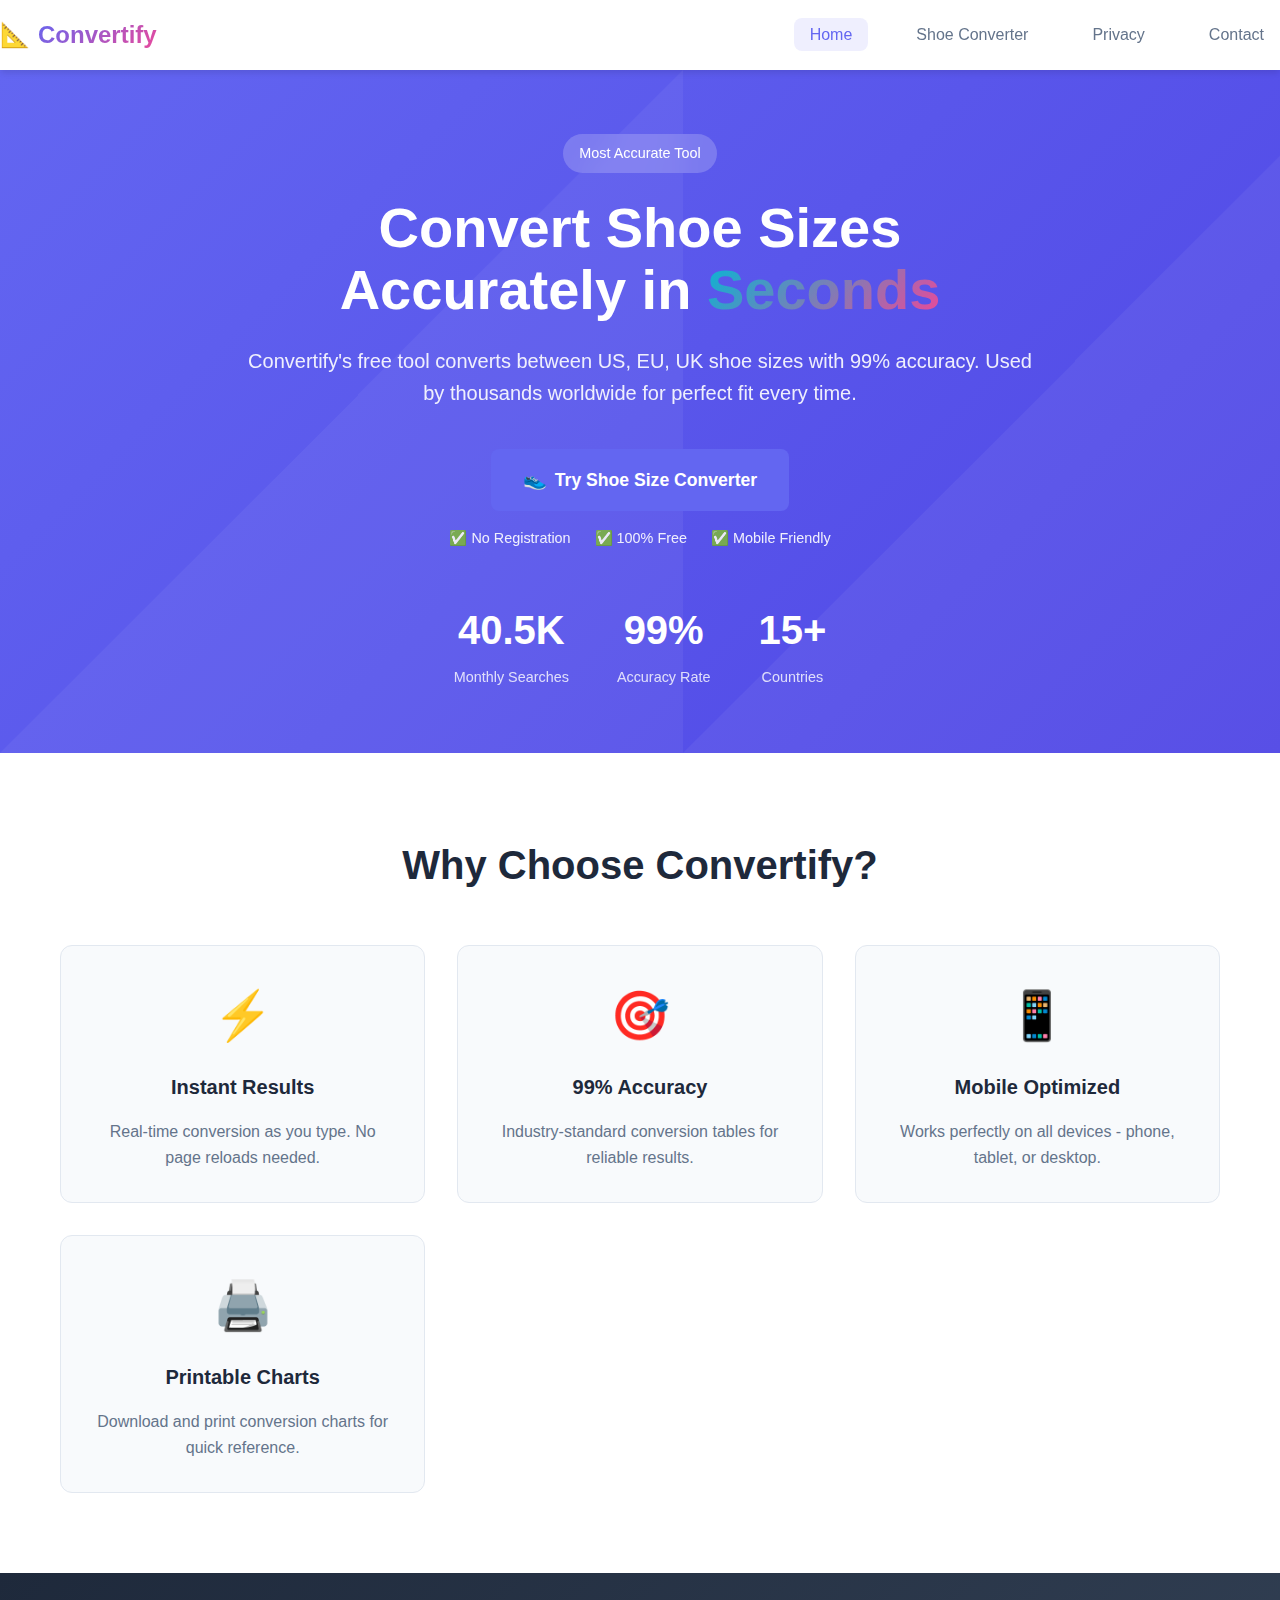
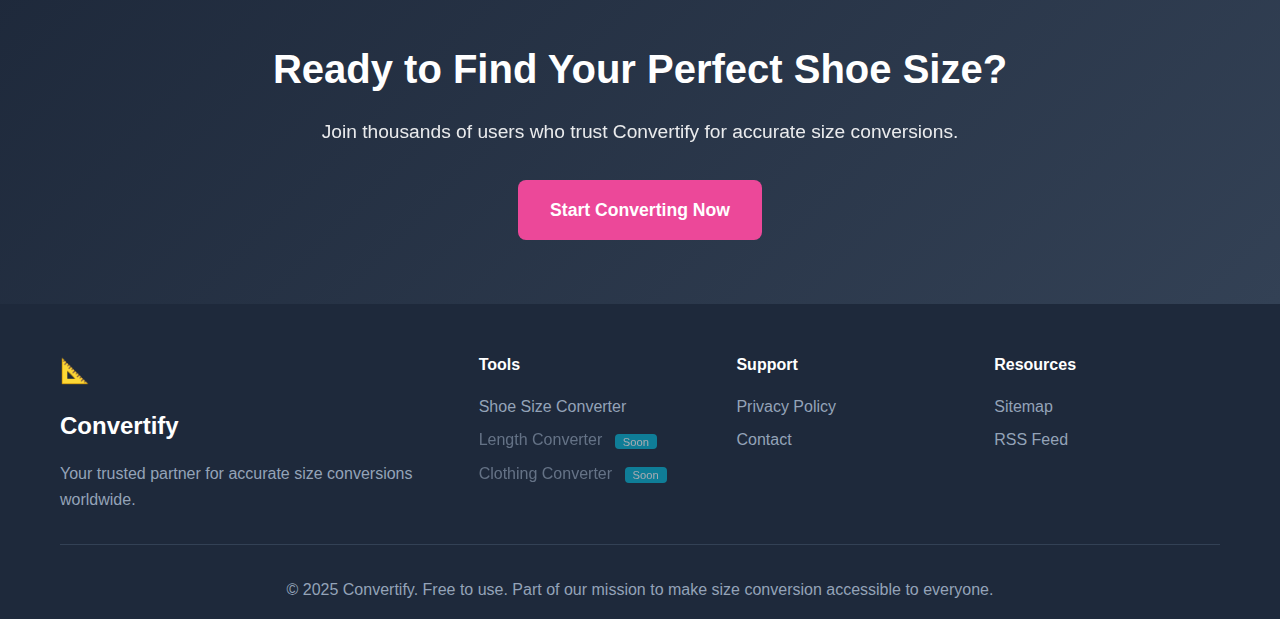
<file: index.html>
<!DOCTYPE html>
<html lang="en">
<head>
    <meta charset="UTF-8">
    <meta name="viewport" content="width=device-width, initial-scale=1.0">
    
    <!-- Primary Meta Tags -->
    <title>Convertify - Free Shoe Size Conversion Tool | Accurate & Instant Results</title>
    <meta name="description" content="Convertify's free shoe size conversion tool. Convert between US, EU, UK sizes instantly with 99% accuracy. Printable charts for men, women, and kids. Trusted worldwide.">
    <meta name="keywords" content="shoe size conversion, size conversion shoe chart, EU to US shoe size, UK to US shoe size, shoe size converter">
    <meta name="author" content="Convertify">
    
    <!-- Open Graph / Facebook -->
    <meta property="og:type" content="website">
    <meta property="og:url" content="https://ssujit905.github.io/convertify/">
    <meta property="og:title" content="Convertify - Free Shoe Size Conversion Tool">
    <meta property="og:description" content="Convert between US, EU, UK shoe sizes instantly with Convertify. Accurate, free, and easy to use.">
    <meta property="og:image" content="assets/images/og-image.jpg">
    
    <!-- Twitter -->
    <meta property="twitter:card" content="summary_large_image">
    <meta property="twitter:title" content="Convertify - Free Shoe Size Conversion Tool">
    <meta property="twitter:description" content="Convert between US, EU, UK shoe sizes instantly with Convertify.">
    
    <!-- Favicon -->
    <link rel="icon" type="image/x-icon" href="assets/images/favicon.ico">
    
    <!-- Sitemap -->
    <link rel="sitemap" type="application/xml" title="Sitemap" href="sitemap.xml">
    
    <!-- RSS Feed -->
    <link rel="alternate" type="application/rss+xml" title="Convertify Updates" href="rss-feed.xml">
    
    <!-- CSS -->
    <link rel="stylesheet" href="css/style.css">
    <link rel="stylesheet" href="css/responsive.css">
    
    <!-- Structured Data -->
    <script type="application/ld+json">
    {
      "@context": "https://schema.org",
      "@type": "WebApplication",
      "name": "Convertify",
      "description": "Convertify - Free online shoe size conversion tool with accurate international size charts",
      "url": "https://ssujit905.github.io/convertify/",
      "applicationCategory": "UtilityApplication",
      "operatingSystem": "Any",
      "offers": {
        "@type": "Offer",
        "price": "0",
        "priceCurrency": "USD"
      }
    }
    </script>
</head>
<body>
    <!-- Header -->
    <header class="header">
        <nav class="navbar">
            <div class="nav-brand">
                <a href="index.html" class="brand-link">
                    <div class="brand-icon">📐</div>
                    <span class="brand-text">Convertify</span>
                </a>
            </div>
            <ul class="nav-menu">
                <li><a href="index.html" class="nav-link active">Home</a></li>
                <li><a href="shoe-size-converter.html" class="nav-link">Shoe Converter</a></li>
                <li><a href="privacy.html" class="nav-link">Privacy</a></li>
                <li><a href="contact.html" class="nav-link">Contact</a></li>
            </ul>
            <div class="hamburger">
                <span></span>
                <span></span>
                <span></span>
            </div>
        </nav>
    </header>

    <!-- Hero Section -->
    <section class="hero">
        <div class="container">
            <div class="hero-content">
                <div class="hero-badge">Most Accurate Tool</div>
                <h1 class="hero-title">Convert Shoe Sizes Accurately in <span class="highlight">Seconds</span></h1>
                <p class="hero-description">Convertify's free tool converts between US, EU, UK shoe sizes with 99% accuracy. Used by thousands worldwide for perfect fit every time.</p>
                
                <div class="hero-actions">
                    <a href="shoe-size-converter.html" class="btn btn-primary btn-large">
                        <span class="btn-icon">👟</span>
                        Try Shoe Size Converter
                    </a>
                    <div class="hero-trust">
                        <div class="trust-item">✅ No Registration</div>
                        <div class="trust-item">✅ 100% Free</div>
                        <div class="trust-item">✅ Mobile Friendly</div>
                    </div>
                </div>

                <div class="hero-stats">
                    <div class="stat">
                        <div class="stat-number">40.5K</div>
                        <div class="stat-label">Monthly Searches</div>
                    </div>
                    <div class="stat">
                        <div class="stat-number">99%</div>
                        <div class="stat-label">Accuracy Rate</div>
                    </div>
                    <div class="stat">
                        <div class="stat-number">15+</div>
                        <div class="stat-label">Countries</div>
                    </div>
                </div>
            </div>
        </div>
    </section>

    <!-- Features Section -->
    <section class="features-section">
        <div class="container">
            <h2 class="section-title">Why Choose Convertify?</h2>
            <div class="features-grid">
                <div class="feature-card">
                    <div class="feature-icon">⚡</div>
                    <h3>Instant Results</h3>
                    <p>Real-time conversion as you type. No page reloads needed.</p>
                </div>
                <div class="feature-card">
                    <div class="feature-icon">🎯</div>
                    <h3>99% Accuracy</h3>
                    <p>Industry-standard conversion tables for reliable results.</p>
                </div>
                <div class="feature-card">
                    <div class="feature-icon">📱</div>
                    <h3>Mobile Optimized</h3>
                    <p>Works perfectly on all devices - phone, tablet, or desktop.</p>
                </div>
                <div class="feature-card">
                    <div class="feature-icon">🖨️</div>
                    <h3>Printable Charts</h3>
                    <p>Download and print conversion charts for quick reference.</p>
                </div>
            </div>
        </div>
    </section>

    <!-- CTA Section -->
    <section class="cta-section">
        <div class="container">
            <div class="cta-content">
                <h2>Ready to Find Your Perfect Shoe Size?</h2>
                <p>Join thousands of users who trust Convertify for accurate size conversions.</p>
                <a href="shoe-size-converter.html" class="btn btn-secondary btn-large">
                    Start Converting Now
                </a>
            </div>
        </div>
    </section>

    <!-- Footer -->
    <footer class="footer">
        <div class="container">
            <div class="footer-content">
                <div class="footer-brand">
                    <div class="brand-icon">📐</div>
                    <span class="brand-text">Convertify</span>
                    <p>Your trusted partner for accurate size conversions worldwide.</p>
                </div>
                <div class="footer-links">
                    <div class="footer-column">
                        <h4>Tools</h4>
                        <ul>
                            <li><a href="shoe-size-converter.html">Shoe Size Converter</a></li>
                            <li><a href="#" class="coming-soon">Length Converter <span>Soon</span></a></li>
                            <li><a href="#" class="coming-soon">Clothing Converter <span>Soon</span></a></li>
                        </ul>
                    </div>
                    <div class="footer-column">
                        <h4>Support</h4>
                        <ul>
                            <li><a href="privacy.html">Privacy Policy</a></li>
                            <li><a href="contact.html">Contact</a></li>
                        </ul>
                    </div>
                    <div class="footer-column">
                        <h4>Resources</h4>
                        <ul>
                            <li><a href="sitemap.xml">Sitemap</a></li>
                            <li><a href="rss-feed.xml">RSS Feed</a></li>
                        </ul>
                    </div>
                </div>
            </div>
            <div class="footer-bottom">
                <p>&copy; 2025 Convertify. Free to use. Part of our mission to make size conversion accessible to everyone.</p>
            </div>
        </div>
    </footer>

    <script src="js/main.js"></script>
</body>
</html>
</file>
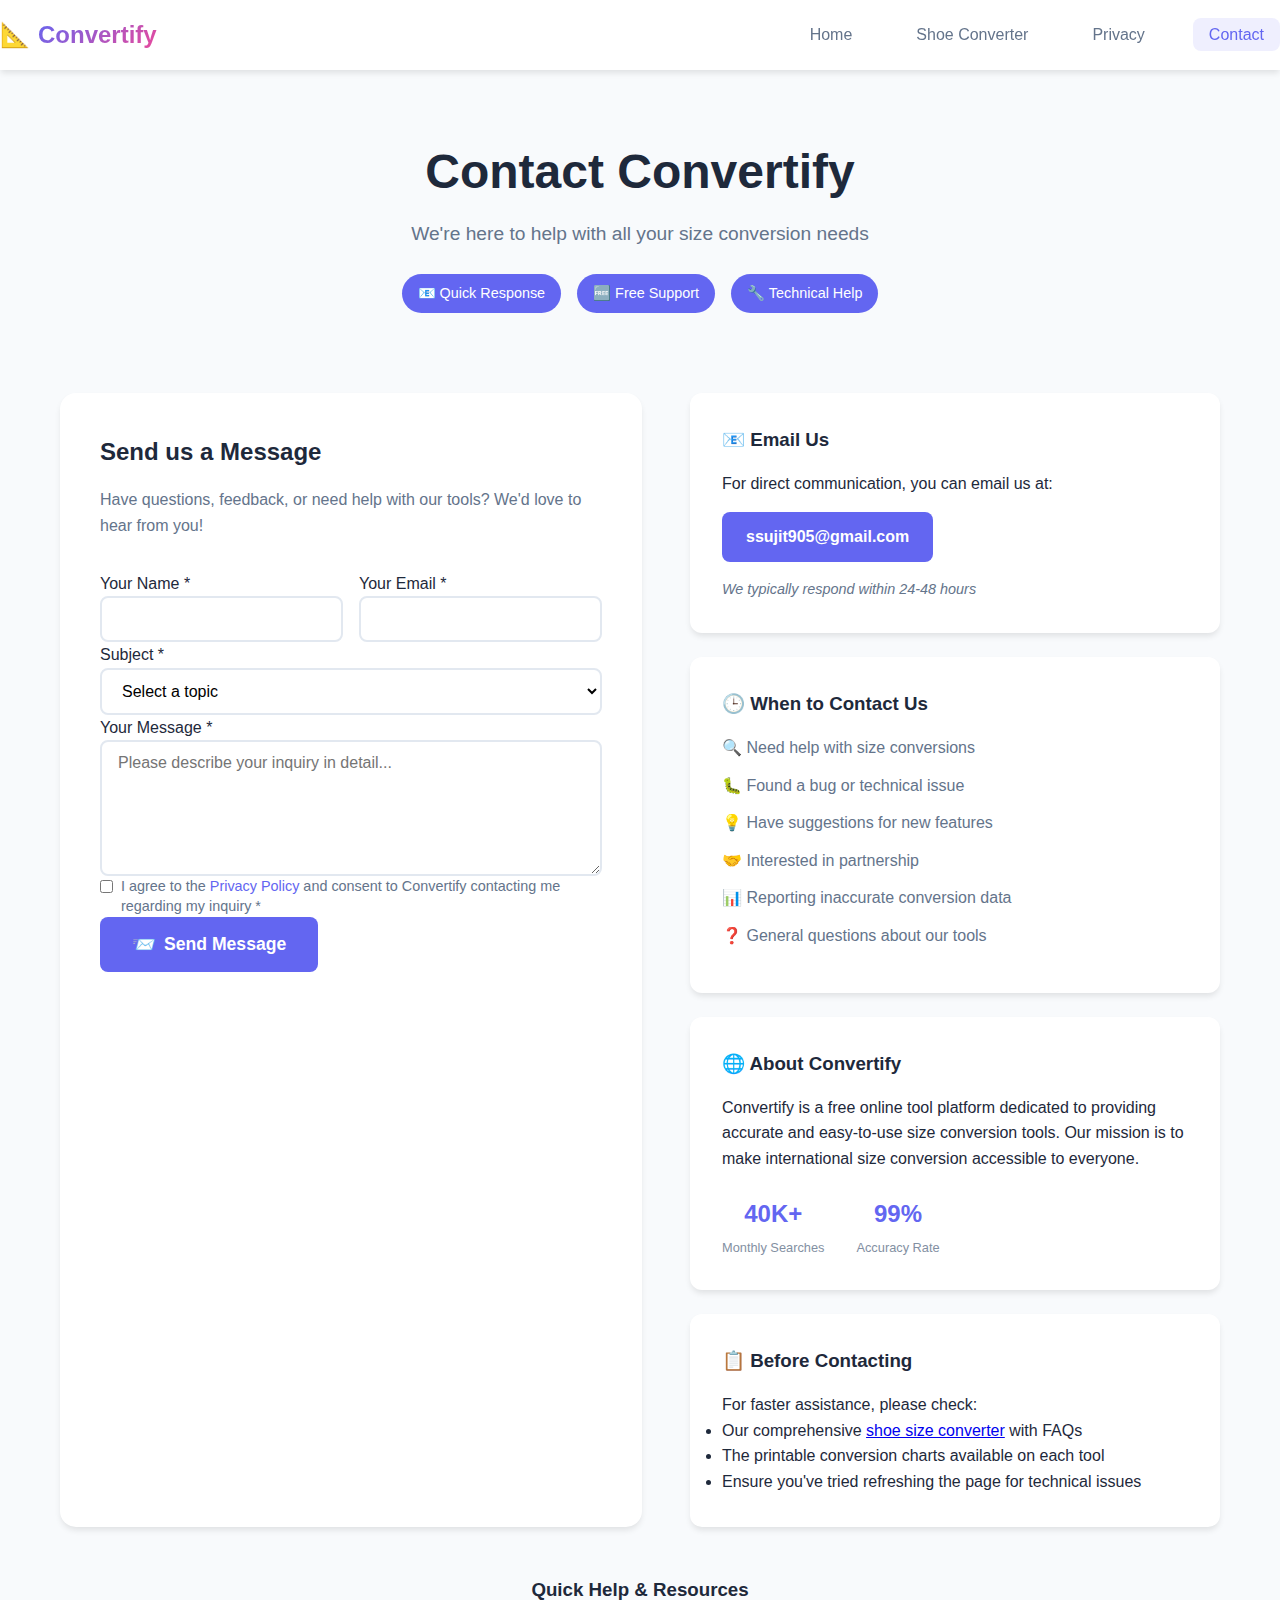
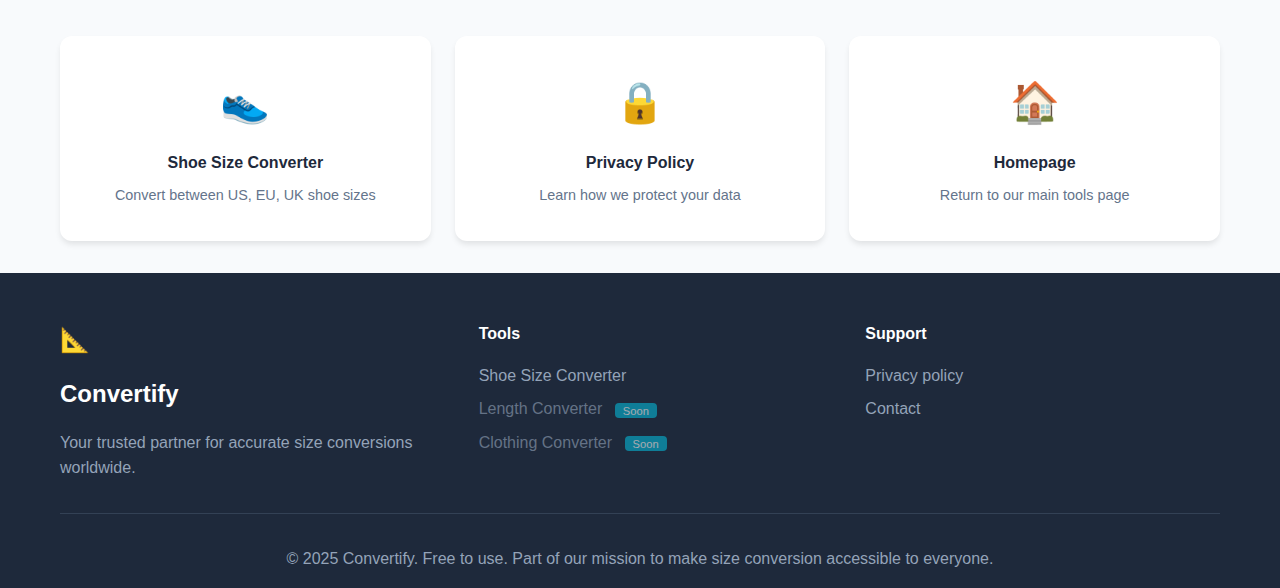
<file: contact.html>
<!DOCTYPE html>
<html lang="en">
<head>
    <meta charset="UTF-8">
    <meta name="viewport" content="width=device-width, initial-scale=1.0">
    
    <!-- Primary Meta Tags -->
    <title>Contact Convertify | Get Help with Size Conversion Tools</title>
    <meta name="description" content="Contact Convertify for support, feedback, or questions about our free online size conversion tools. We're here to help you with accurate size conversions.">
    <meta name="keywords" content="contact Convertify, size converter support, tool feedback, help with conversion tools">
    <meta name="author" content="Convertify">

    <!-- Google Search Console Verification -->
    <meta name="google-site-verification" content="e7Ns7ikrdDuV0k9dWODPjsMseFTBlxT5q4xTw2b3eDw" />

    <!-- Google Analytics -->
    <script async src="https://www.googletagmanager.com/gtag/js?id=G-B1HT8P04WP"></script>
    <script>
     window.dataLayer = window.dataLayer || [];
     function gtag(){dataLayer.push(arguments);}
     gtag('js', new Date());
     gtag('config', 'G-B1HT8P04WP');
    </script>    
    <!-- Open Graph / Facebook -->
    <meta property="og:type" content="website">
    <meta property="og:url" content="https://ssujit905.github.io/convertify/contact.html">
    <meta property="og:title" content="Contact Convertify | Get Help with Size Conversion Tools">
    <meta property="og:description" content="Contact Convertify for support, feedback, or questions about our free online size conversion tools.">
    
    <!-- Twitter -->
    <meta property="twitter:card" content="summary">
    <meta property="twitter:title" content="Contact Convertify">
    <meta property="twitter:description" content="Contact Convertify for support, feedback, or questions about our size conversion tools.">
    
    <!-- Canonical URL -->
    <link rel="canonical" href="https://ssujit905.github.io/convertify/contact.html">
    
    <!-- Structured Data -->
    <script type="application/ld+json">
    {
      "@context": "https://schema.org",
      "@type": "ContactPage",
      "name": "Contact Convertify",
      "description": "Contact page for Convertify size conversion tools",
      "url": "https://ssujit905.github.io/convertify/contact.html",
      "publisher": {
        "@type": "Organization",
        "name": "Convertify",
        "url": "https://ssujit905.github.io/convertify/",
        "email": "ssujit905@gmail.com"
      }
    }
    </script>
    
    <link rel="stylesheet" href="css/style.css">
    <link rel="stylesheet" href="css/responsive.css">
      <!-- Sitemap -->
    <link rel="sitemap" type="application/xml" title="Sitemap" href="sitemap.xml">
    
    <!-- RSS Feed -->
    <link rel="alternate" type="application/rss+xml" title="Convertify Updates" href="rss-feed.xml">
</head>
<body>
    <!-- Header -->
    <header class="header">
        <nav class="navbar">
            <div class="nav-brand">
                <a href="index.html" class="brand-link">
                    <div class="brand-icon">📐</div>
                    <span class="brand-text">Convertify</span>
                </a>
            </div>
            <ul class="nav-menu">
                <li><a href="index.html" class="nav-link">Home</a></li>
                <li><a href="shoe-size-converter.html" class="nav-link">Shoe Converter</a></li>
                <li><a href="privacy.html" class="nav-link">Privacy</a></li>
                <li><a href="contact.html" class="nav-link active">Contact</a></li>
            </ul>
            <div class="hamburger">
                <span></span>
                <span></span>
                <span></span>
            </div>
        </nav>
    </header>

    <!-- Main Content -->
    <main class="contact-container">
        <div class="container">
            <div class="contact-header">
                <h1>Contact Convertify</h1>
                <p class="contact-subtitle">We're here to help with all your size conversion needs</p>
                <div class="contact-badges">
                    <span class="badge">📧 Quick Response</span>
                    <span class="badge">🆓 Free Support</span>
                    <span class="badge">🔧 Technical Help</span>
                </div>
            </div>

            <div class="contact-content">
                <div class="contact-grid">
                    <!-- Contact Form -->
                    <div class="contact-form-section">
                        <h2>Send us a Message</h2>
                        <p>Have questions, feedback, or need help with our tools? We'd love to hear from you!</p>
                        
                        <form class="contact-form" id="contactForm">
                            <div class="form-row">
                                <div class="form-group">
                                    <label for="name">Your Name *</label>
                                    <input type="text" id="name" name="name" required class="form-input">
                                </div>
                                <div class="form-group">
                                    <label for="email">Your Email *</label>
                                    <input type="email" id="email" name="email" required class="form-input">
                                </div>
                            </div>
                            
                            <div class="form-group">
                                <label for="subject">Subject *</label>
                                <select id="subject" name="subject" required class="form-select">
                                    <option value="">Select a topic</option>
                                    <option value="general">General Inquiry</option>
                                    <option value="support">Technical Support</option>
                                    <option value="feedback">Tool Feedback</option>
                                    <option value="partnership">Partnership Opportunity</option>
                                    <option value="bug">Report a Bug</option>
                                    <option value="other">Other</option>
                                </select>
                            </div>
                            
                            <div class="form-group">
                                <label for="message">Your Message *</label>
                                <textarea id="message" name="message" rows="6" required class="form-textarea" placeholder="Please describe your inquiry in detail..."></textarea>
                            </div>
                            
                            <div class="form-group">
                                <div class="checkbox-group">
                                    <input type="checkbox" id="consent" name="consent" required>
                                    <label for="consent">I agree to the <a href="privacy.html">Privacy Policy</a> and consent to Convertify contacting me regarding my inquiry *</label>
                                </div>
                            </div>
                            
                            <button type="submit" class="btn btn-primary btn-large">
                                <span class="btn-icon">📨</span>
                                Send Message
                            </button>
                        </form>
                        
                        <div id="formMessage" class="form-message" style="display: none;"></div>
                    </div>

                    <!-- Contact Information -->
                    <div class="contact-info-section">
                        <div class="info-card">
                            <h3>📧 Email Us</h3>
                            <p>For direct communication, you can email us at:</p>
                            <div class="email-address">
                                <a href="mailto:ssujit905@gmail.com" class="email-link">
                                    ssujit905@gmail.com
                                </a>
                            </div>
                            <p class="response-time">We typically respond within 24-48 hours</p>
                        </div>

                        <div class="info-card">
                            <h3>🕒 When to Contact Us</h3>
                            <ul class="contact-reasons">
                                <li>🔍 Need help with size conversions</li>
                                <li>🐛 Found a bug or technical issue</li>
                                <li>💡 Have suggestions for new features</li>
                                <li>🤝 Interested in partnership</li>
                                <li>📊 Reporting inaccurate conversion data</li>
                                <li>❓ General questions about our tools</li>
                            </ul>
                        </div>

                        <div class="info-card">
                            <h3>🌐 About Convertify</h3>
                            <p>Convertify is a free online tool platform dedicated to providing accurate and easy-to-use size conversion tools. Our mission is to make international size conversion accessible to everyone.</p>
                            <div class="tool-stats">
                                <div class="stat">
                                    <div class="stat-number">40K+</div>
                                    <div class="stat-label">Monthly Searches</div>
                                </div>
                                <div class="stat">
                                    <div class="stat-number">99%</div>
                                    <div class="stat-label">Accuracy Rate</div>
                                </div>
                            </div>
                        </div>

                        <div class="info-card">
                            <h3>📋 Before Contacting</h3>
                            <p>For faster assistance, please check:</p>
                            <ul>
                                <li>Our comprehensive <a href="shoe-size-converter.html">shoe size converter</a> with FAQs</li>
                                <li>The printable conversion charts available on each tool</li>
                                <li>Ensure you've tried refreshing the page for technical issues</li>
                            </ul>
                        </div>
                    </div>
                </div>

                <!-- FAQ Quick Links -->
                <div class="faq-quicklinks">
                    <h3>Quick Help & Resources</h3>
                    <div class="quicklink-grid">
                        <a href="shoe-size-converter.html" class="quicklink-card">
                            <div class="quicklink-icon">👟</div>
                            <h4>Shoe Size Converter</h4>
                            <p>Convert between US, EU, UK shoe sizes</p>
                        </a>
                        <a href="privacy.html" class="quicklink-card">
                            <div class="quicklink-icon">🔒</div>
                            <h4>Privacy Policy</h4>
                            <p>Learn how we protect your data</p>
                        </a>
                        <a href="index.html" class="quicklink-card">
                            <div class="quicklink-icon">🏠</div>
                            <h4>Homepage</h4>
                            <p>Return to our main tools page</p>
                        </a>
                    </div>
                </div>
            </div>
        </div>
    </main>

    <!-- Footer -->
    <footer class="footer">
        <div class="container">
            <div class="footer-content">
                <div class="footer-brand">
                    <div class="brand-icon">📐</div>
                    <span class="brand-text">Convertify</span>
                    <p>Your trusted partner for accurate size conversions worldwide.</p>
                </div>
                <div class="footer-links">
                    <div class="footer-column">
                        <h4>Tools</h4>
                        <ul>
                            <li><a href="shoe-size-converter.html">Shoe Size Converter</a></li>
                            <li><a href="#" class="coming-soon">Length Converter <span>Soon</span></a></li>
                            <li><a href="#" class="coming-soon">Clothing Converter <span>Soon</span></a></li>
                        </ul>
                    </div>
                    <div class="footer-column">
                        <h4>Support</h4>
                        <ul>
                            <li><a href="privacy.html">Privacy policy</a></li>
                            <li><a href="contact.html">Contact</a></li>
                        </ul>
                    </div>
                </div>
            </div>
            <div class="footer-bottom">
                <p>&copy; 2025 Convertify. Free to use. Part of our mission to make size conversion accessible to everyone.</p>
            </div>
        </div>
    </footer>

    <script src="js/main.js"></script>
    <script src="js/contact.js"></script>
</body>
</html>
</file>
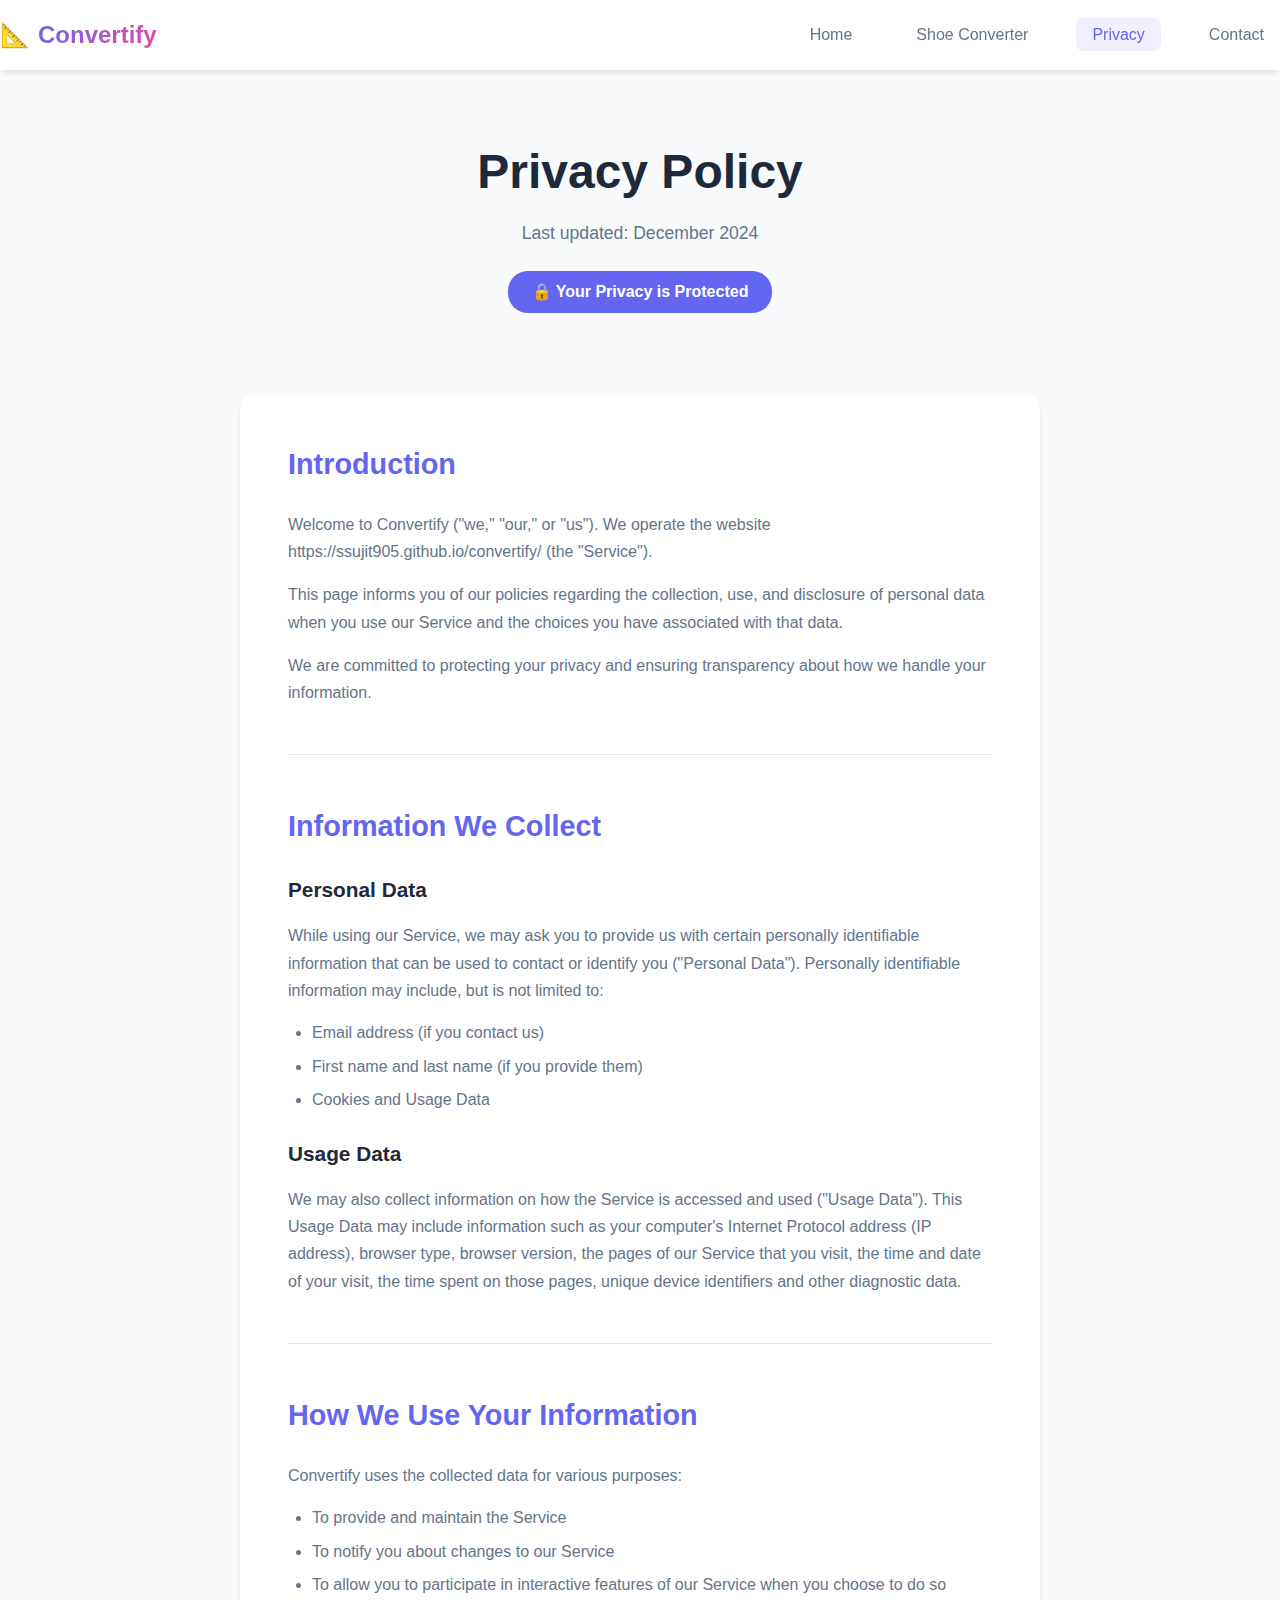
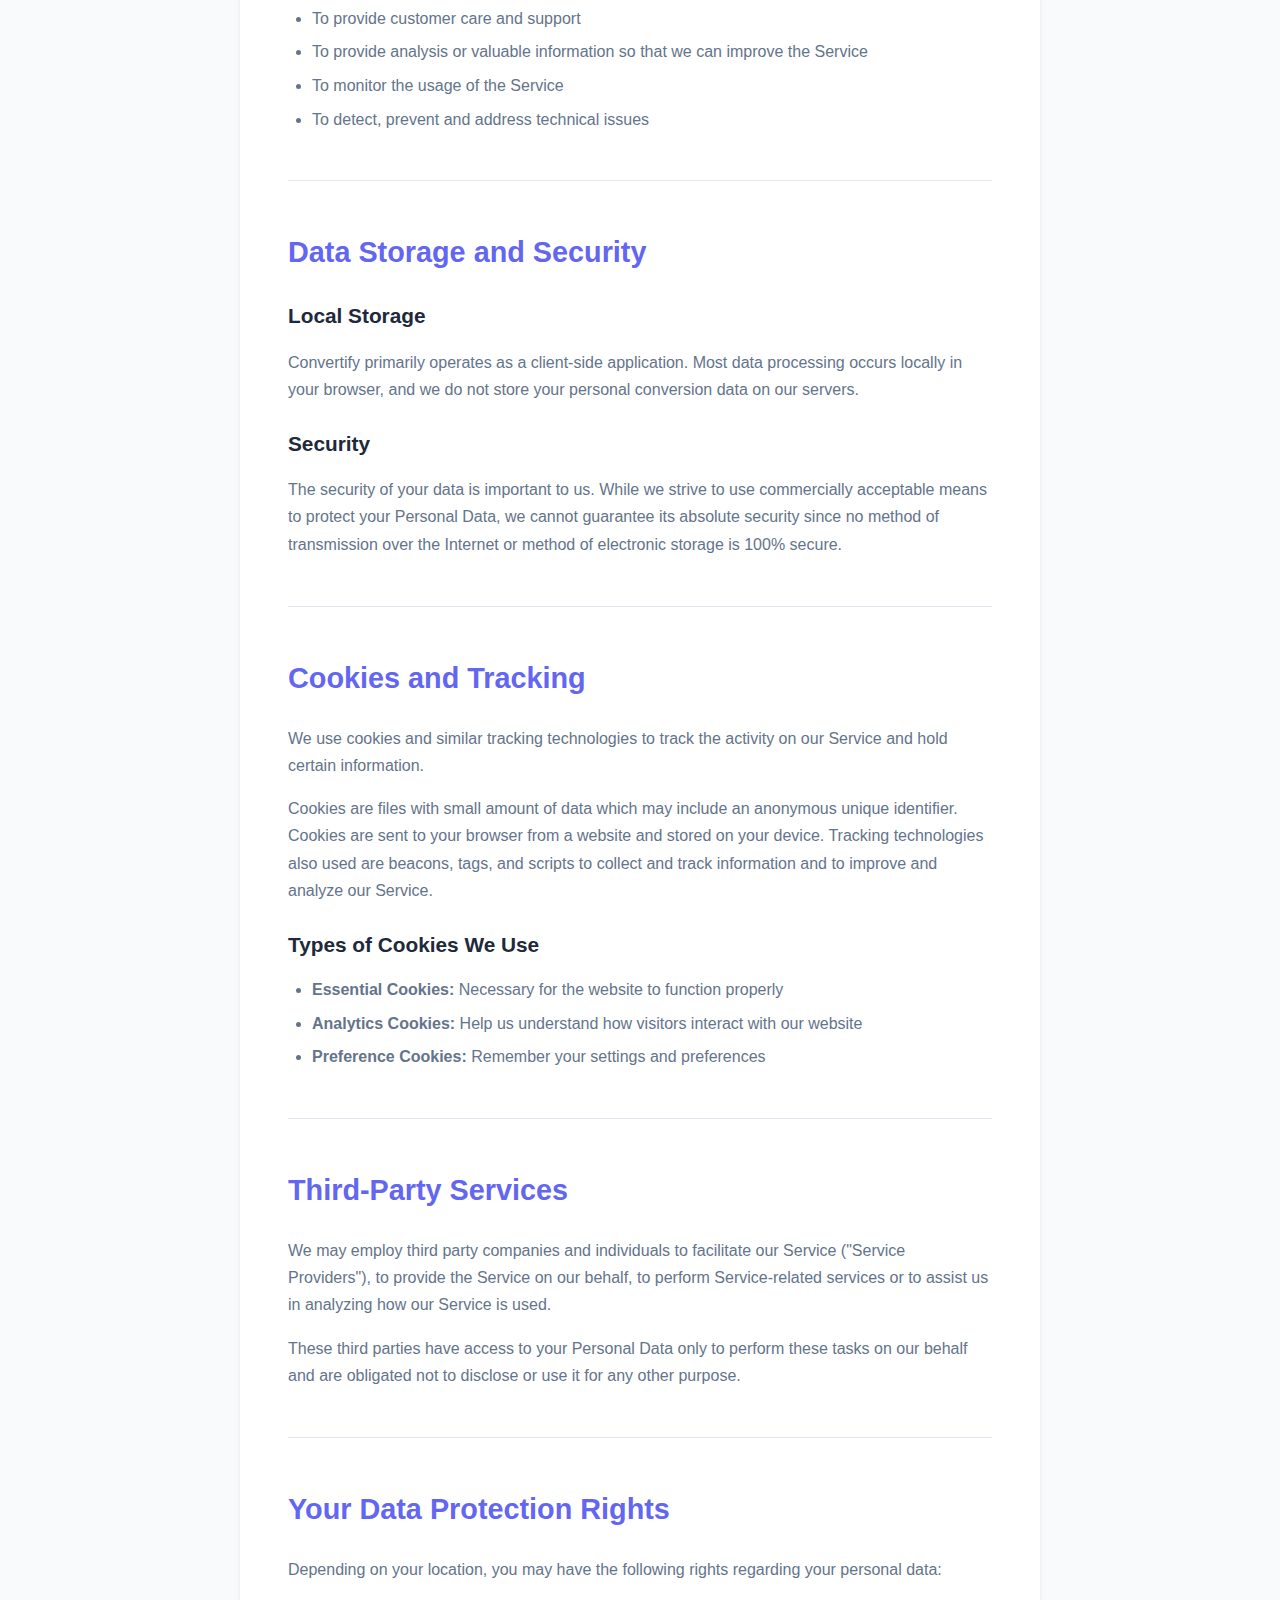
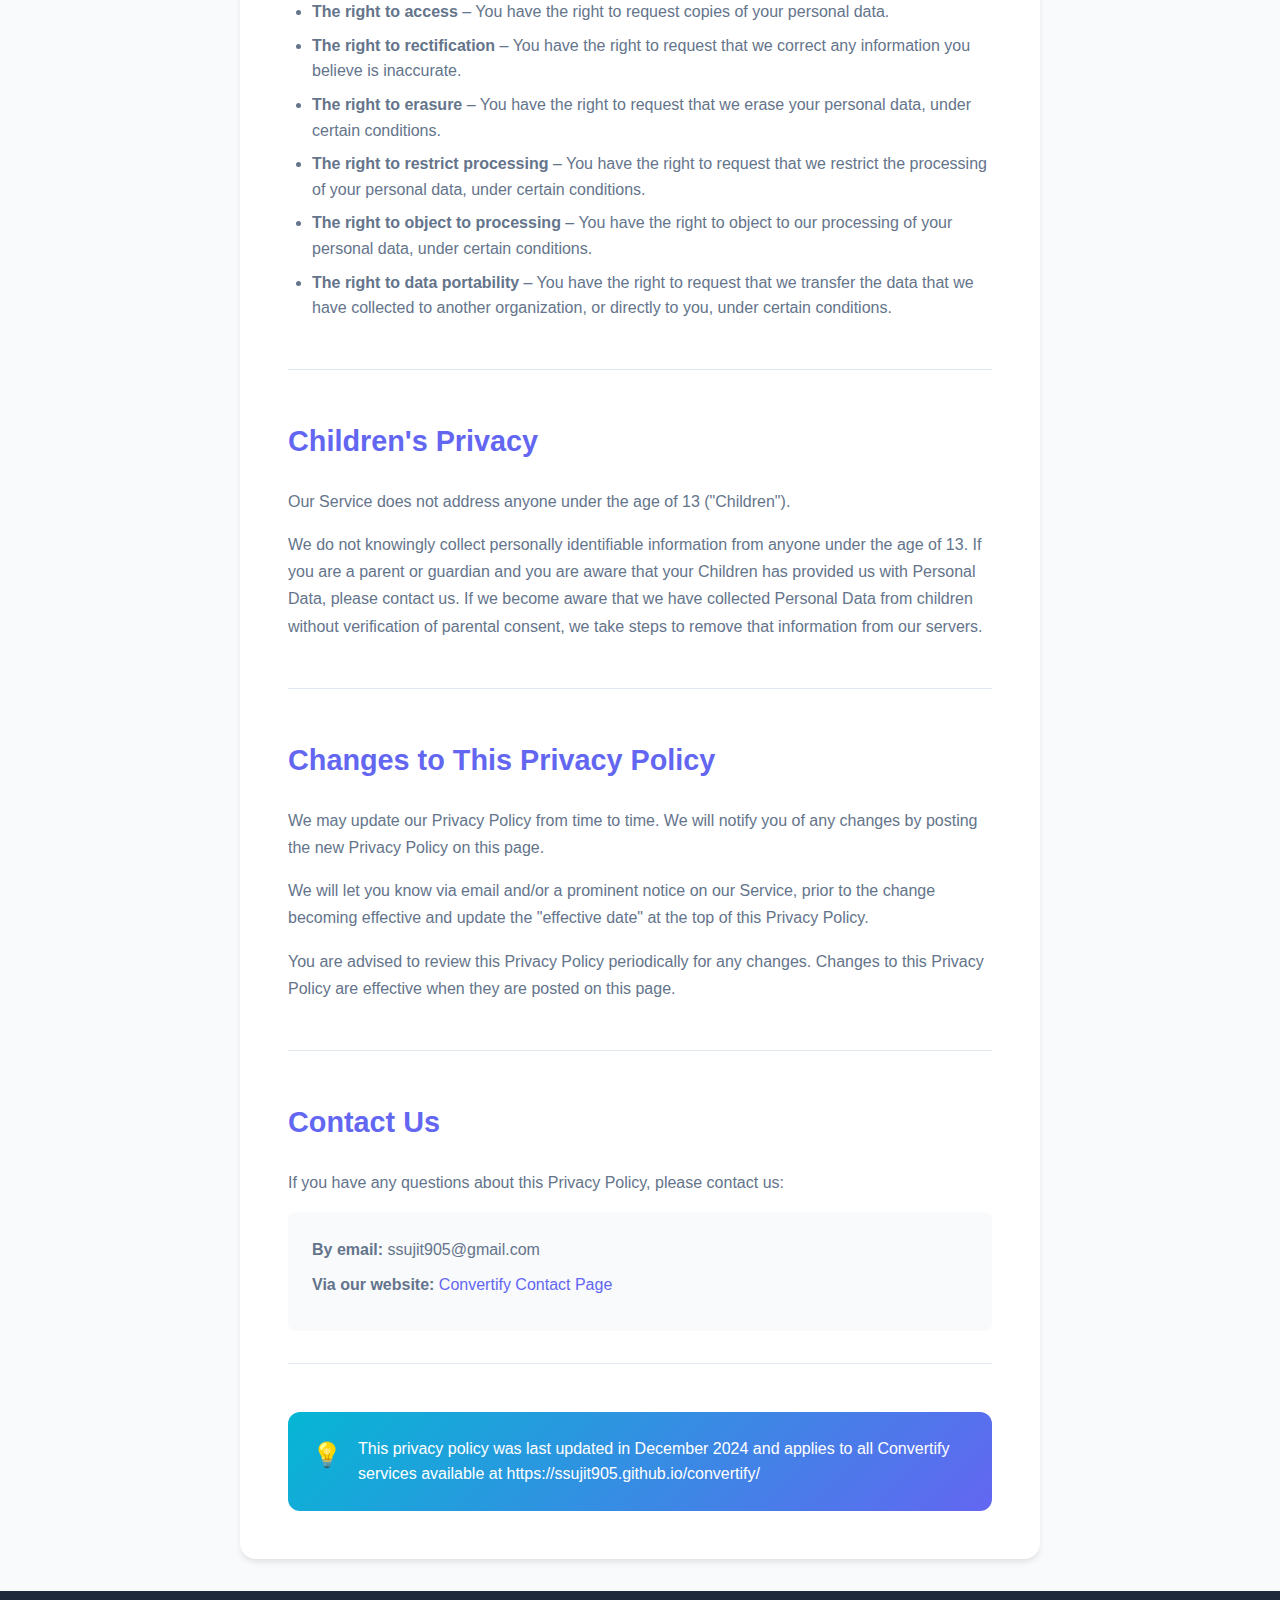
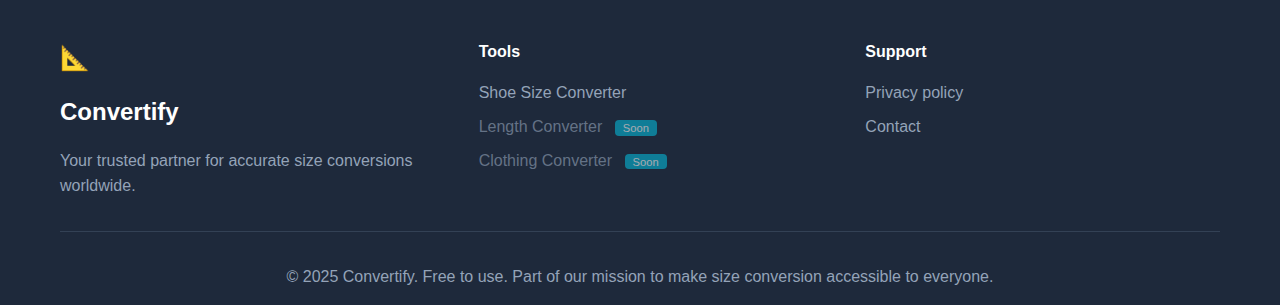
<file: privacy.html>
<!DOCTYPE html>
<html lang="en">
<head>
    <meta charset="UTF-8">
    <meta name="viewport" content="width=device-width, initial-scale=1.0">
    
    <!-- Primary Meta Tags -->
    <title>Privacy Policy - Convertify | Free Online Size Conversion Tools</title>
    <meta name="description" content="Convertify's Privacy Policy. Learn how we protect your data and privacy while using our free online size conversion tools. Your privacy is our priority.">
    <meta name="keywords" content="privacy policy, data protection, Convertify privacy, size converter privacy">
    <meta name="author" content="Convertify">

    <!-- Google Search Console Verification -->
    <meta name="google-site-verification" content="e7Ns7ikrdDuV0k9dWODPjsMseFTBlxT5q4xTw2b3eDw" />

    <!-- Google Analytics -->
    <script async src="https://www.googletagmanager.com/gtag/js?id=G-B1HT8P04WP"></script>
    <script>
      window.dataLayer = window.dataLayer || [];
      function gtag(){dataLayer.push(arguments);}
      gtag('js', new Date());
      gtag('config', 'G-B1HT8P04WP');
    </script>   
    
    <!-- Open Graph / Facebook -->
    <meta property="og:type" content="website">
    <meta property="og:url" content="https://ssujit905.github.io/convertify/privacy.html">
    <meta property="og:title" content="Privacy Policy - Convertify | Free Online Size Conversion Tools">
    <meta property="og:description" content="Convertify's Privacy Policy. Learn how we protect your data and privacy while using our free online size conversion tools.">
    
    <!-- Twitter -->
    <meta property="twitter:card" content="summary">
    <meta property="twitter:title" content="Privacy Policy - Convertify">
    <meta property="twitter:description" content="Convertify's Privacy Policy. Learn how we protect your data and privacy.">
    
    <!-- Canonical URL -->
    <link rel="canonical" href="https://ssujit905.github.io/convertify/privacy.html">
    
    <!-- Structured Data -->
    <script type="application/ld+json">
    {
      "@context": "https://schema.org",
      "@type": "WebPage",
      "name": "Privacy Policy - Convertify",
      "description": "Privacy Policy for Convertify's free online size conversion tools",
      "url": "https://ssujit905.github.io/convertify/privacy.html",
      "publisher": {
        "@type": "Organization",
        "name": "Convertify",
        "url": "https://ssujit905.github.io/convertify/"
      }
    }
    </script>
    
    <link rel="stylesheet" href="css/style.css">
    <link rel="stylesheet" href="css/responsive.css">
    <link rel="sitemap" type="application/xml" title="Sitemap" href="sitemap.xml">
    
    <!-- RSS Feed -->
    <link rel="alternate" type="application/rss+xml" title="Convertify Updates" href="rss-feed.xml">
</head>
<body>
    <!-- Header -->
    <header class="header">
        <nav class="navbar">
            <div class="nav-brand">
                <a href="index.html" class="brand-link">
                    <div class="brand-icon">📐</div>
                    <span class="brand-text">Convertify</span>
                </a>
            </div>
            <ul class="nav-menu">
                <li><a href="index.html" class="nav-link">Home</a></li>
                <li><a href="shoe-size-converter.html" class="nav-link">Shoe Converter</a></li>
                <li><a href="privacy.html" class="nav-link active">Privacy</a></li>
                <li><a href="contact.html" class="nav-link">Contact</a></li>
            </ul>
            <div class="hamburger">
                <span></span>
                <span></span>
                <span></span>
            </div>
        </nav>
    </header>

    <!-- Main Content -->
    <main class="policy-container">
        <div class="container">
            <div class="policy-header">
                <h1>Privacy Policy</h1>
                <p class="policy-subtitle">Last updated: December 2024</p>
                <div class="policy-badge">
                    <span>🔒 Your Privacy is Protected</span>
                </div>
            </div>

            <div class="policy-content">
                <div class="policy-section">
                    <h2>Introduction</h2>
                    <p>Welcome to Convertify ("we," "our," or "us"). We operate the website https://ssujit905.github.io/convertify/ (the "Service").</p>
                    <p>This page informs you of our policies regarding the collection, use, and disclosure of personal data when you use our Service and the choices you have associated with that data.</p>
                    <p>We are committed to protecting your privacy and ensuring transparency about how we handle your information.</p>
                </div>

                <div class="policy-section">
                    <h2>Information We Collect</h2>
                    <h3>Personal Data</h3>
                    <p>While using our Service, we may ask you to provide us with certain personally identifiable information that can be used to contact or identify you ("Personal Data"). Personally identifiable information may include, but is not limited to:</p>
                    <ul>
                        <li>Email address (if you contact us)</li>
                        <li>First name and last name (if you provide them)</li>
                        <li>Cookies and Usage Data</li>
                    </ul>

                    <h3>Usage Data</h3>
                    <p>We may also collect information on how the Service is accessed and used ("Usage Data"). This Usage Data may include information such as your computer's Internet Protocol address (IP address), browser type, browser version, the pages of our Service that you visit, the time and date of your visit, the time spent on those pages, unique device identifiers and other diagnostic data.</p>
                </div>

                <div class="policy-section">
                    <h2>How We Use Your Information</h2>
                    <p>Convertify uses the collected data for various purposes:</p>
                    <ul>
                        <li>To provide and maintain the Service</li>
                        <li>To notify you about changes to our Service</li>
                        <li>To allow you to participate in interactive features of our Service when you choose to do so</li>
                        <li>To provide customer care and support</li>
                        <li>To provide analysis or valuable information so that we can improve the Service</li>
                        <li>To monitor the usage of the Service</li>
                        <li>To detect, prevent and address technical issues</li>
                    </ul>
                </div>

                <div class="policy-section">
                    <h2>Data Storage and Security</h2>
                    <h3>Local Storage</h3>
                    <p>Convertify primarily operates as a client-side application. Most data processing occurs locally in your browser, and we do not store your personal conversion data on our servers.</p>
                    
                    <h3>Security</h3>
                    <p>The security of your data is important to us. While we strive to use commercially acceptable means to protect your Personal Data, we cannot guarantee its absolute security since no method of transmission over the Internet or method of electronic storage is 100% secure.</p>
                </div>

                <div class="policy-section">
                    <h2>Cookies and Tracking</h2>
                    <p>We use cookies and similar tracking technologies to track the activity on our Service and hold certain information.</p>
                    <p>Cookies are files with small amount of data which may include an anonymous unique identifier. Cookies are sent to your browser from a website and stored on your device. Tracking technologies also used are beacons, tags, and scripts to collect and track information and to improve and analyze our Service.</p>
                    
                    <h3>Types of Cookies We Use</h3>
                    <ul>
                        <li><strong>Essential Cookies:</strong> Necessary for the website to function properly</li>
                        <li><strong>Analytics Cookies:</strong> Help us understand how visitors interact with our website</li>
                        <li><strong>Preference Cookies:</strong> Remember your settings and preferences</li>
                    </ul>
                </div>

                <div class="policy-section">
                    <h2>Third-Party Services</h2>
                    <p>We may employ third party companies and individuals to facilitate our Service ("Service Providers"), to provide the Service on our behalf, to perform Service-related services or to assist us in analyzing how our Service is used.</p>
                    <p>These third parties have access to your Personal Data only to perform these tasks on our behalf and are obligated not to disclose or use it for any other purpose.</p>
                </div>

                <div class="policy-section">
                    <h2>Your Data Protection Rights</h2>
                    <p>Depending on your location, you may have the following rights regarding your personal data:</p>
                    <ul>
                        <li><strong>The right to access</strong> – You have the right to request copies of your personal data.</li>
                        <li><strong>The right to rectification</strong> – You have the right to request that we correct any information you believe is inaccurate.</li>
                        <li><strong>The right to erasure</strong> – You have the right to request that we erase your personal data, under certain conditions.</li>
                        <li><strong>The right to restrict processing</strong> – You have the right to request that we restrict the processing of your personal data, under certain conditions.</li>
                        <li><strong>The right to object to processing</strong> – You have the right to object to our processing of your personal data, under certain conditions.</li>
                        <li><strong>The right to data portability</strong> – You have the right to request that we transfer the data that we have collected to another organization, or directly to you, under certain conditions.</li>
                    </ul>
                </div>

                <div class="policy-section">
                    <h2>Children's Privacy</h2>
                    <p>Our Service does not address anyone under the age of 13 ("Children").</p>
                    <p>We do not knowingly collect personally identifiable information from anyone under the age of 13. If you are a parent or guardian and you are aware that your Children has provided us with Personal Data, please contact us. If we become aware that we have collected Personal Data from children without verification of parental consent, we take steps to remove that information from our servers.</p>
                </div>

                <div class="policy-section">
                    <h2>Changes to This Privacy Policy</h2>
                    <p>We may update our Privacy Policy from time to time. We will notify you of any changes by posting the new Privacy Policy on this page.</p>
                    <p>We will let you know via email and/or a prominent notice on our Service, prior to the change becoming effective and update the "effective date" at the top of this Privacy Policy.</p>
                    <p>You are advised to review this Privacy Policy periodically for any changes. Changes to this Privacy Policy are effective when they are posted on this page.</p>
                </div>

                <div class="policy-section">
                    <h2>Contact Us</h2>
                    <p>If you have any questions about this Privacy Policy, please contact us:</p>
                    <div class="contact-info">
                        <p><strong>By email:</strong> ssujit905@gmail.com</p>
                        <p><strong>Via our website:</strong> <a href="contact.html">Convertify Contact Page</a></p>
                    </div>
                </div>

                <div class="policy-note">
                    <div class="note-icon">💡</div>
                    <p>This privacy policy was last updated in December 2024 and applies to all Convertify services available at https://ssujit905.github.io/convertify/</p>
                </div>
            </div>
        </div>
    </main>

    <!-- Footer -->
    <footer class="footer">
        <div class="container">
            <div class="footer-content">
                <div class="footer-brand">
                    <div class="brand-icon">📐</div>
                    <span class="brand-text">Convertify</span>
                    <p>Your trusted partner for accurate size conversions worldwide.</p>
                </div>
                <div class="footer-links">
                    <div class="footer-column">
                        <h4>Tools</h4>
                        <ul>
                            <li><a href="shoe-size-converter.html">Shoe Size Converter</a></li>
                            <li><a href="#" class="coming-soon">Length Converter <span>Soon</span></a></li>
                            <li><a href="#" class="coming-soon">Clothing Converter <span>Soon</span></a></li>
                        </ul>
                    </div>
                    <div class="footer-column">
                        <h4>Support</h4>
                        <ul>
                            <li><a href="privacy.html">Privacy policy</a></li>
                            <li><a href="contact.html">Contact</a></li>
                        </ul>
                    </div>
                </div>
            </div>
            <div class="footer-bottom">
                <p>&copy; 2025 Convertify. Free to use. Part of our mission to make size conversion accessible to everyone.</p>
            </div>
        </div>
    </footer>

    <script src="js/main.js"></script>
</body>
</html>
</file>
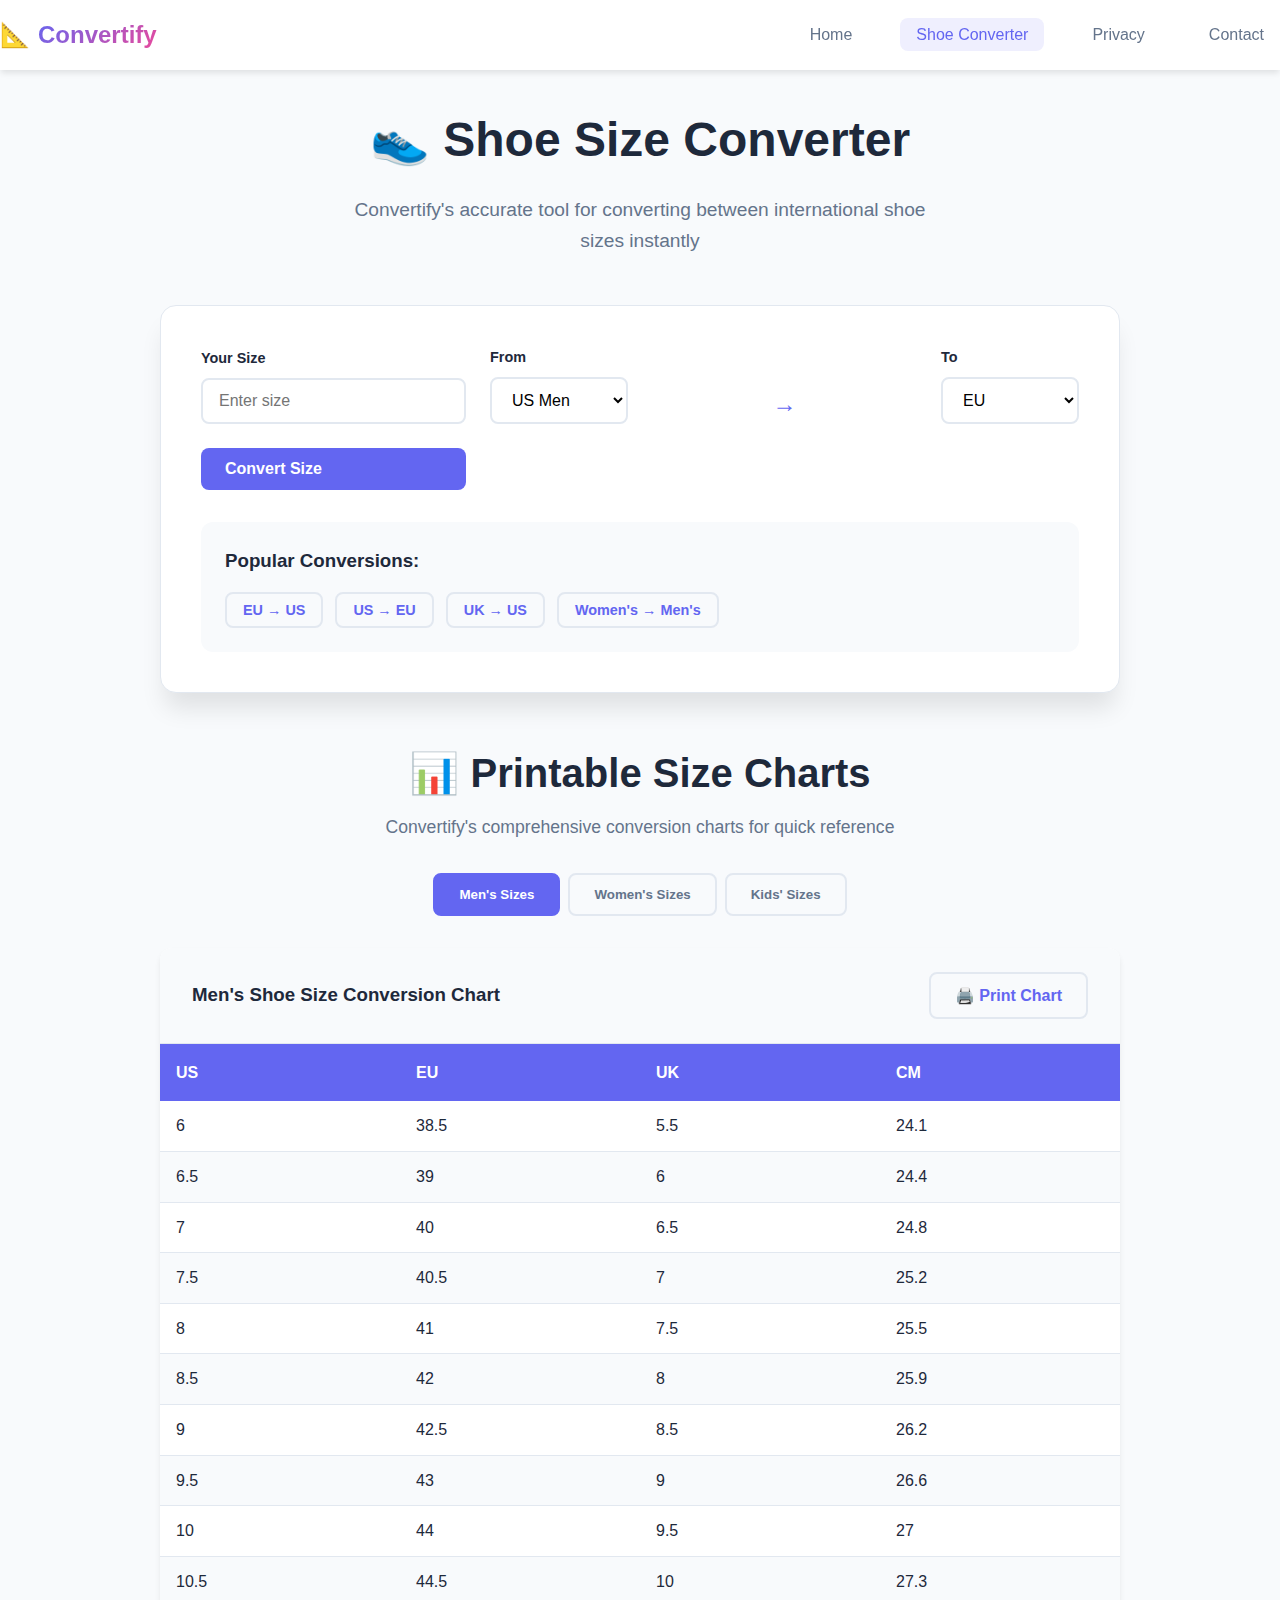
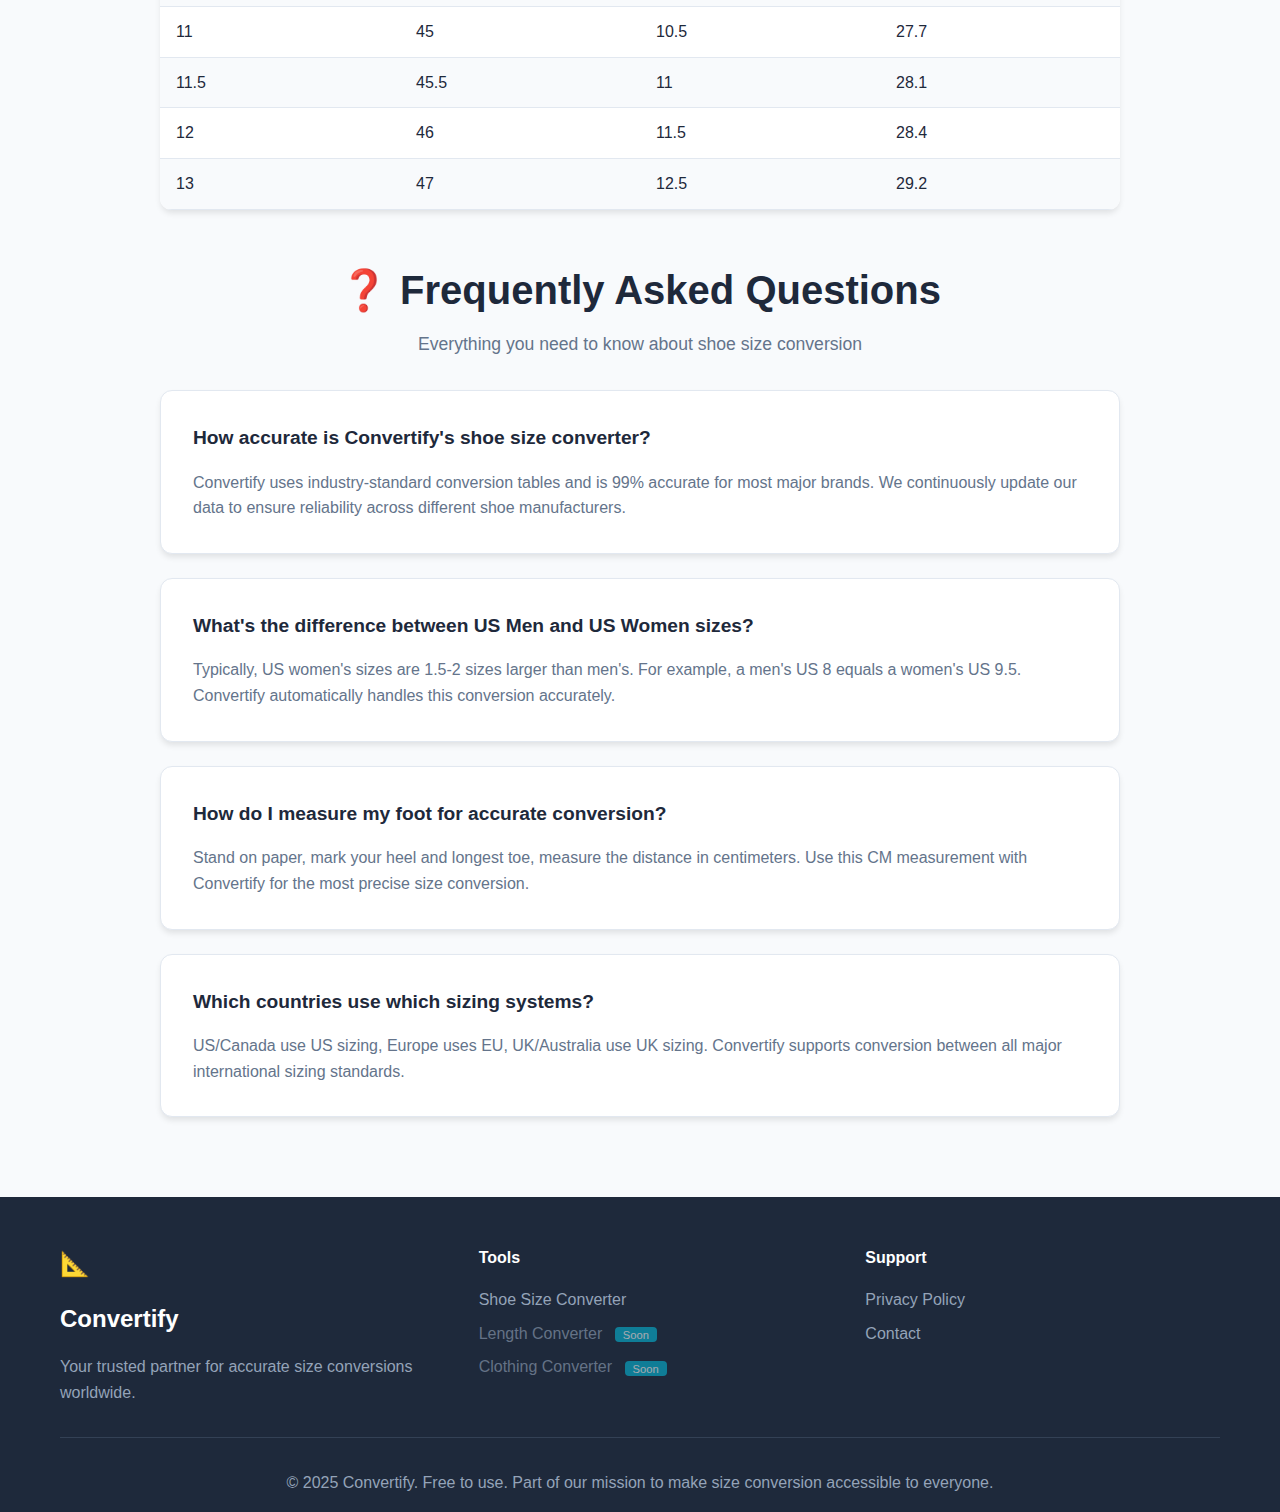
<file: shoe-size-converter.html>
<!DOCTYPE html>
<html lang="en">
<head>
    <meta charset="UTF-8">
    <meta name="viewport" content="width=device-width, initial-scale=1.0">
    
    <!-- Primary Meta Tags -->
    <title>Shoe Size Conversion Chart - Convert US, EU, UK Sizes | Convertify</title>
    <meta name="description" content="Free shoe size conversion tool by Convertify. Convert between US, EU, UK sizes instantly with 99% accuracy. Printable charts for men, women, and kids. Trusted worldwide.">
    <meta name="keywords" content="shoe size conversion, size conversion shoe chart, EU to US shoe size, UK to US shoe size, mens to womens shoe conversion, shoe size converter, international shoe size">
    <meta name="author" content="Convertify">

    <!-- Google Search Console Verification -->
    <meta name="google-site-verification" content="e7Ns7ikrdDuV0k9dWODPjsMseFTBlxT5q4xTw2b3eDw" />
    
    <!-- Open Graph / Facebook -->
    <meta property="og:type" content="website">
    <meta property="og:url" content="https://ssujit905.github.io/convertify/shoe-size-converter.html">
    <meta property="og:title" content="Shoe Size Conversion Chart - Convert US, EU, UK Sizes | Convertify">
    <meta property="og:description" content="Free shoe size conversion tool by Convertify. Convert between US, EU, UK sizes instantly with printable charts.">
    <meta property="og:image" content="assets/images/og-shoe-converter.jpg">
    
    <!-- Twitter -->
    <meta property="twitter:card" content="summary_large_image">
    <meta property="twitter:title" content="Shoe Size Conversion Chart - Free Online Converter | Convertify">
    <meta property="twitter:description" content="Convert shoe sizes between US, EU, UK standards instantly with Convertify. Accurate and free.">
    
    <!-- Canonical URL -->
    <link rel="canonical" href="https://ssujit905.github.io/convertify/shoe-size-converter.html">
    
    <!-- Sitemap -->
    <link rel="sitemap" type="application/xml" title="Sitemap" href="sitemap.xml">
    
    <!-- RSS Feed -->
    <link rel="alternate" type="application/rss+xml" title="Convertify Updates" href="rss-feed.xml">
     <!-- Google Analytics -->
<script async src="https://www.googletagmanager.com/gtag/js?id=G-B1HT8P04WP"></script>
<script>
  window.dataLayer = window.dataLayer || [];
  function gtag(){dataLayer.push(arguments);}
  gtag('js', new Date());
  gtag('config', 'G-B1HT8P04WP');
</script>
    <!-- Structured Data -->
    <script type="application/ld+json">
    {
      "@context": "https://schema.org",
      "@type": "HowToTool",
      "name": "Convertify Shoe Size Converter",
      "description": "Convert shoe sizes between international standards using Convertify's accurate conversion tool",
      "url": "https://ssujit905.github.io/convertify/shoe-size-converter.html",
      "provider": {
        "@type": "Organization",
        "name": "Convertify",
        "url": "https://ssujit905.github.io/convertify/"
      },
      "step": [
        {
          "@type": "HowToStep",
          "name": "Enter your shoe size",
          "text": "Input your current shoe size and select the size system (US, EU, UK, etc.)"
        },
        {
          "@type": "HowToStep", 
          "name": "Select target system",
          "text": "Choose the size system you want to convert to"
        },
        {
          "@type": "HowToStep",
          "name": "Get instant results",
          "text": "Convertify instantly shows converted sizes across all major systems with printable charts"
        }
      ]
    }
    </script>
    
    <link rel="stylesheet" href="css/style.css">
    <link rel="stylesheet" href="css/responsive.css">
</head>
<body>
    <!-- Header -->
    <header class="header">
        <nav class="navbar">
            <div class="nav-brand">
                <a href="index.html" class="brand-link">
                    <div class="brand-icon">📐</div>
                    <span class="brand-text">Convertify</span>
                </a>
            </div>
            <ul class="nav-menu">
                <li><a href="index.html" class="nav-link">Home</a></li>
                <li><a href="shoe-size-converter.html" class="nav-link active">Shoe Converter</a></li>
                <li><a href="privacy.html" class="nav-link">Privacy</a></li>
                <li><a href="contact.html" class="nav-link">Contact</a></li>
            </ul>
            <div class="hamburger">
                <span></span>
                <span></span>
                <span></span>
            </div>
        </nav>
    </header>

    <!-- Main Converter -->
    <main class="converter-container">
        <div class="converter-hero">
            <h1 class="converter-title">👟 Shoe Size Converter</h1>
            <p class="converter-subtitle">Convertify's accurate tool for converting between international shoe sizes instantly</p>
        </div>

        <div class="converter-card">
            <div class="converter-form">
                <div class="form-group">
                    <label for="shoeSize" class="form-label">Your Size</label>
                    <input type="number" id="shoeSize" class="form-input" placeholder="Enter size" step="0.5" min="1" max="50">
                </div>
                
                <div class="form-group">
                    <label for="fromSystem" class="form-label">From</label>
                    <select id="fromSystem" class="form-select">
                        <option value="US">US Men</option>
                        <option value="US_W">US Women</option>
                        <option value="EU">EU</option>
                        <option value="UK">UK</option>
                        <option value="CM">CM</option>
                    </select>
                </div>
                
                <div class="convert-arrow">→</div>
                
                <div class="form-group">
                    <label for="toSystem" class="form-label">To</label>
                    <select id="toSystem" class="form-select">
                        <option value="EU">EU</option>
                        <option value="US">US Men</option>
                        <option value="US_W">US Women</option>
                        <option value="UK">UK</option>
                        <option value="CM">CM</option>
                    </select>
                </div>
                
                <button onclick="convertShoeSize()" class="btn btn-primary convert-btn">
                    Convert Size
                </button>
            </div>
            
            <!-- Quick Convert Buttons -->
            <div class="quick-convert">
                <h3>Popular Conversions:</h3>
                <div class="quick-buttons">
                    <button onclick="quickConvert('EU', 'US')" class="btn btn-outline">EU → US</button>
                    <button onclick="quickConvert('US', 'EU')" class="btn btn-outline">US → EU</button>
                    <button onclick="quickConvert('UK', 'US')" class="btn btn-outline">UK → US</button>
                    <button onclick="quickConvert('US_W', 'US')" class="btn btn-outline">Women's → Men's</button>
                </div>
            </div>
            
            <!-- Results Section -->
            <div id="resultsSection" class="results-section" style="display: none;">
                <h3>Conversion Results</h3>
                <div class="results-grid" id="resultsGrid">
                    <!-- Results populated by JavaScript -->
                </div>
                <button onclick="utils.copyToClipboard(document.getElementById('resultsGrid').innerText)" class="btn btn-outline copy-btn">
                    📋 Copy Results
                </button>
            </div>
        </div>

        <!-- Printable Charts Section -->
        <div class="charts-section">
            <div class="section-header">
                <h2>📊 Printable Size Charts</h2>
                <p>Convertify's comprehensive conversion charts for quick reference</p>
            </div>
            
            <div class="chart-tabs">
                <button class="chart-tab active" onclick="openChartTab('men')">Men's Sizes</button>
                <button class="chart-tab" onclick="openChartTab('women')">Women's Sizes</button>
                <button class="chart-tab" onclick="openChartTab('kids')">Kids' Sizes</button>
            </div>
            
            <div class="chart-content">
                <div id="menChart" class="chart-pane active">
                    <div class="printable-section">
                        <div class="chart-header">
                            <h3>Men's Shoe Size Conversion Chart</h3>
                            <button onclick="window.print()" class="btn btn-outline">🖨️ Print Chart</button>
                        </div>
                        <table class="conversion-table">
                            <thead>
                                <tr>
                                    <th>US</th>
                                    <th>EU</th>
                                    <th>UK</th>
                                    <th>CM</th>
                                </tr>
                            </thead>
                            <tbody id="mensChartBody">
                                <!-- Populated by JavaScript -->
                            </tbody>
                        </table>
                    </div>
                </div>
                
                <div id="womenChart" class="chart-pane">
                    <div class="printable-section">
                        <div class="chart-header">
                            <h3>Women's Shoe Size Conversion Chart</h3>
                            <button onclick="window.print()" class="btn btn-outline">🖨️ Print Chart</button>
                        </div>
                        <table class="conversion-table">
                            <thead>
                                <tr>
                                    <th>US</th>
                                    <th>EU</th>
                                    <th>UK</th>
                                    <th>CM</th>
                                </tr>
                            </thead>
                            <tbody id="womensChartBody">
                                <!-- Populated by JavaScript -->
                            </tbody>
                        </table>
                    </div>
                </div>
                
                <div id="kidsChart" class="chart-pane">
                    <div class="printable-section">
                        <div class="chart-header">
                            <h3>Kids' Shoe Size Conversion Chart</h3>
                            <button onclick="window.print()" class="btn btn-outline">🖨️ Print Chart</button>
                        </div>
                        <table class="conversion-table">
                            <thead>
                                <tr>
                                    <th>US</th>
                                    <th>EU</th>
                                    <th>UK</th>
                                    <th>CM</th>
                                    <th>Age</th>
                                </tr>
                            </thead>
                            <tbody id="kidsChartBody">
                                <!-- Populated by JavaScript -->
                            </tbody>
                        </table>
                    </div>
                </div>
            </div>
        </div>

        <!-- FAQ Section -->
        <div class="faq-section">
            <div class="section-header">
                <h2>❓ Frequently Asked Questions</h2>
                <p>Everything you need to know about shoe size conversion</p>
            </div>
            
            <div class="faq-grid">
                <div class="faq-item">
                    <h3>How accurate is Convertify's shoe size converter?</h3>
                    <p>Convertify uses industry-standard conversion tables and is 99% accurate for most major brands. We continuously update our data to ensure reliability across different shoe manufacturers.</p>
                </div>
                <div class="faq-item">
                    <h3>What's the difference between US Men and US Women sizes?</h3>
                    <p>Typically, US women's sizes are 1.5-2 sizes larger than men's. For example, a men's US 8 equals a women's US 9.5. Convertify automatically handles this conversion accurately.</p>
                </div>
                <div class="faq-item">
                    <h3>How do I measure my foot for accurate conversion?</h3>
                    <p>Stand on paper, mark your heel and longest toe, measure the distance in centimeters. Use this CM measurement with Convertify for the most precise size conversion.</p>
                </div>
                <div class="faq-item">
                    <h3>Which countries use which sizing systems?</h3>
                    <p>US/Canada use US sizing, Europe uses EU, UK/Australia use UK sizing. Convertify supports conversion between all major international sizing standards.</p>
                </div>
            </div>
        </div>
    </main>

    <!-- Footer -->
    <footer class="footer">
        <div class="container">
            <div class="footer-content">
                <div class="footer-brand">
                    <div class="brand-icon">📐</div>
                    <span class="brand-text">Convertify</span>
                    <p>Your trusted partner for accurate size conversions worldwide.</p>
                </div>
                <div class="footer-links">
                    <div class="footer-column">
                        <h4>Tools</h4>
                        <ul>
                            <li><a href="shoe-size-converter.html">Shoe Size Converter</a></li>
                            <li><a href="#" class="coming-soon">Length Converter <span>Soon</span></a></li>
                            <li><a href="#" class="coming-soon">Clothing Converter <span>Soon</span></a></li>
                        </ul>
                    </div>
                    <div class="footer-column">
                        <h4>Support</h4>
                        <ul>
                            <li><a href="privacy.html">Privacy Policy</a></li>
                            <li><a href="contact.html">Contact</a></li>
                        </ul>
                    </div>
                </div>
            </div>
            <div class="footer-bottom">
                <p>&copy; 2025 Convertify. Free to use. Part of our mission to make size conversion accessible to everyone.</p>
            </div>
        </div>
    </footer>

    <script src="js/main.js"></script>
    <script src="js/shoe-converter.js"></script>
</body>
</html>
</file>
<file: css/responsive.css>
/* Tablet Styles */
@media (max-width: 768px) {
    .container {
        padding: 0 15px;
    }
    
    .hero-title {
        font-size: 2.5rem;
    }
    
    .converter-title {
        font-size: 2.5rem;
    }
    
    .converter-form {
        grid-template-columns: 1fr;
        gap: 1rem;
    }
    
    .convert-arrow {
        transform: rotate(90deg);
        padding: 1rem 0;
    }
    
    .nav-menu {
        position: fixed;
        left: -100%;
        top: 70px;
        flex-direction: column;
        background-color: white;
        width: 100%;
        text-align: center;
        transition: 0.3s;
        box-shadow: var(--shadow);
        padding: 2rem 0;
        gap: 0;
    }
    
    .nav-menu.active {
        left: 0;
    }
    
    .nav-link {
        display: block;
        padding: 1rem;
        border-radius: 0;
    }
    
    .hamburger {
        display: flex;
    }
    
    .hamburger.active span:nth-child(2) {
        opacity: 0;
    }
    
    .hamburger.active span:nth-child(1) {
        transform: translateY(8px) rotate(45deg);
    }
    
    .hamburger.active span:nth-child(3) {
        transform: translateY(-8px) rotate(-45deg);
    }
    
    .hero-stats {
        gap: 2rem;
    }
    
    .stat-number {
        font-size: 2rem;
    }
    
    .footer-content {
        grid-template-columns: 1fr;
        gap: 2rem;
    }
}

/* Mobile Styles */
@media (max-width: 480px) {
    .hero {
        padding: 3rem 0;
    }
    
    .hero-title {
        font-size: 2rem;
    }
    
    .hero-description {
        font-size: 1.1rem;
    }
    
    .section-title {
        font-size: 2rem;
    }
    
    .converter-title {
        font-size: 2rem;
    }
    
    .converter-card {
        padding: 1.5rem;
    }
    
    .features-grid {
        grid-template-columns: 1fr;
    }
    
    .chart-tabs {
        flex-direction: column;
    }
    
    .chart-header {
        flex-direction: column;
        gap: 1rem;
        text-align: center;
    }
    
    .quick-buttons {
        flex-direction: column;
    }
    
    .hero-trust {
        flex-direction: column;
        gap: 0.5rem;
    }
    
    .results-grid {
        grid-template-columns: 1fr;
    }
}
</file>
<file: css/style.css>
/* Reset and Base Styles */
* {
    margin: 0;
    padding: 0;
    box-sizing: border-box;
}

:root {
    --primary: #6366f1;
    --primary-dark: #4f46e5;
    --secondary: #ec4899;
    --accent: #06b6d4;
    --light: #f8fafc;
    --dark: #1e293b;
    --gray: #64748b;
    --border: #e2e8f0;
    --success: #10b981;
    --shadow: 0 4px 6px -1px rgba(0, 0, 0, 0.1);
    --shadow-lg: 0 10px 15px -3px rgba(0, 0, 0, 0.1);
    --shadow-xl: 0 20px 25px -5px rgba(0, 0, 0, 0.1);
}

body {
    font-family: 'Inter', -apple-system, BlinkMacSystemFont, 'Segoe UI', Roboto, sans-serif;
    line-height: 1.6;
    color: var(--dark);
    background-color: var(--light);
}

.container {
    max-width: 1200px;
    margin: 0 auto;
    padding: 0 20px;
}

/* Header & Navigation */
.header {
    background: white;
    box-shadow: var(--shadow);
    position: sticky;
    top: 0;
    z-index: 1000;
}

.navbar {
    display: flex;
    justify-content: space-between;
    align-items: center;
    padding: 1rem 0;
}

.brand-link {
    display: flex;
    align-items: center;
    text-decoration: none;
    color: inherit;
    gap: 0.5rem;
}

.brand-icon {
    font-size: 1.5rem;
}

.brand-text {
    font-size: 1.5rem;
    font-weight: 700;
    background: linear-gradient(135deg, var(--primary), var(--secondary));
    -webkit-background-clip: text;
    -webkit-text-fill-color: transparent;
    background-clip: text;
}

.nav-menu {
    display: flex;
    list-style: none;
    gap: 2rem;
}

.nav-link {
    text-decoration: none;
    color: var(--gray);
    font-weight: 500;
    transition: all 0.3s ease;
    padding: 0.5rem 1rem;
    border-radius: 8px;
}

.nav-link:hover,
.nav-link.active {
    color: var(--primary);
    background: rgba(99, 102, 241, 0.1);
}

.hamburger {
    display: none;
    flex-direction: column;
    cursor: pointer;
}

.hamburger span {
    width: 25px;
    height: 3px;
    background: var(--dark);
    margin: 3px 0;
    transition: 0.3s;
}

/* Hero Section */
.hero {
    background: linear-gradient(135deg, var(--primary) 0%, var(--primary-dark) 100%);
    color: white;
    padding: 4rem 0;
    position: relative;
    overflow: hidden;
}

.hero::before {
    content: '';
    position: absolute;
    top: 0;
    left: 0;
    right: 0;
    bottom: 0;
    background: url('data:image/svg+xml,<svg xmlns="http://www.w3.org/2000/svg" viewBox="0 0 1000 1000"><polygon fill="rgba(255,255,255,0.05)" points="0,1000 1000,0 1000,1000"/></svg>');
}

.hero-content {
    position: relative;
    z-index: 1;
    text-align: center;
    max-width: 800px;
    margin: 0 auto;
}

.hero-badge {
    display: inline-block;
    background: rgba(255, 255, 255, 0.2);
    padding: 0.5rem 1rem;
    border-radius: 20px;
    font-size: 0.9rem;
    margin-bottom: 1.5rem;
    backdrop-filter: blur(10px);
}

.hero-title {
    font-size: 3.5rem;
    font-weight: 800;
    margin-bottom: 1.5rem;
    line-height: 1.1;
}

.highlight {
    background: linear-gradient(135deg, var(--accent), var(--secondary));
    -webkit-background-clip: text;
    -webkit-text-fill-color: transparent;
    background-clip: text;
}

.hero-description {
    font-size: 1.25rem;
    margin-bottom: 2.5rem;
    opacity: 0.9;
    line-height: 1.6;
}

.hero-actions {
    margin-bottom: 3rem;
}

.btn {
    display: inline-flex;
    align-items: center;
    gap: 0.5rem;
    padding: 0.75rem 1.5rem;
    border: none;
    border-radius: 8px;
    font-size: 1rem;
    font-weight: 600;
    text-decoration: none;
    cursor: pointer;
    transition: all 0.3s ease;
    font-family: inherit;
}

.btn-primary {
    background: var(--primary);
    color: white;
}

.btn-primary:hover {
    background: var(--primary-dark);
    transform: translateY(-2px);
    box-shadow: var(--shadow-lg);
}

.btn-secondary {
    background: var(--secondary);
    color: white;
}

.btn-secondary:hover {
    background: #db2777;
    transform: translateY(-2px);
    box-shadow: var(--shadow-lg);
}

.btn-outline {
    background: transparent;
    color: var(--primary);
    border: 2px solid var(--border);
}

.btn-outline:hover {
    border-color: var(--primary);
    background: rgba(99, 102, 241, 0.1);
}

.btn-large {
    padding: 1rem 2rem;
    font-size: 1.1rem;
}

.btn-icon {
    font-size: 1.2rem;
}

.hero-trust {
    display: flex;
    justify-content: center;
    gap: 1.5rem;
    margin-top: 1rem;
    flex-wrap: wrap;
}

.trust-item {
    display: flex;
    align-items: center;
    gap: 0.5rem;
    font-size: 0.9rem;
    opacity: 0.9;
}

.hero-stats {
    display: flex;
    justify-content: center;
    gap: 3rem;
    margin-top: 2rem;
}

.stat {
    text-align: center;
}

.stat-number {
    display: block;
    font-size: 2.5rem;
    font-weight: 800;
    margin-bottom: 0.25rem;
}

.stat-label {
    font-size: 0.9rem;
    opacity: 0.8;
}

/* Features Section */
.features-section {
    padding: 5rem 0;
    background: white;
}

.section-title {
    text-align: center;
    font-size: 2.5rem;
    margin-bottom: 3rem;
    color: var(--dark);
}

.features-grid {
    display: grid;
    grid-template-columns: repeat(auto-fit, minmax(280px, 1fr));
    gap: 2rem;
}

.feature-card {
    background: var(--light);
    padding: 2rem;
    border-radius: 12px;
    text-align: center;
    transition: all 0.3s ease;
    border: 1px solid var(--border);
}

.feature-card:hover {
    transform: translateY(-5px);
    box-shadow: var(--shadow-lg);
}

.feature-icon {
    font-size: 3rem;
    margin-bottom: 1rem;
}

.feature-card h3 {
    font-size: 1.25rem;
    margin-bottom: 1rem;
    color: var(--dark);
}

.feature-card p {
    color: var(--gray);
    line-height: 1.6;
}

/* CTA Section */
.cta-section {
    background: linear-gradient(135deg, var(--dark) 0%, #334155 100%);
    color: white;
    padding: 4rem 0;
    text-align: center;
}

.cta-content h2 {
    font-size: 2.5rem;
    margin-bottom: 1rem;
}

.cta-content p {
    font-size: 1.2rem;
    margin-bottom: 2rem;
    opacity: 0.9;
}

/* Converter Styles */
.converter-container {
    max-width: 1000px;
    margin: 0 auto;
    padding: 2rem 20px;
}

.converter-hero {
    text-align: center;
    margin-bottom: 3rem;
}

.converter-title {
    font-size: 3rem;
    margin-bottom: 1rem;
    color: var(--dark);
}

.converter-subtitle {
    font-size: 1.2rem;
    color: var(--gray);
    max-width: 600px;
    margin: 0 auto;
}

.converter-card {
    background: white;
    border-radius: 16px;
    padding: 2.5rem;
    box-shadow: var(--shadow-xl);
    margin-bottom: 3rem;
    border: 1px solid var(--border);
}

.converter-form {
    display: grid;
    grid-template-columns: 1fr auto 1fr auto;
    gap: 1.5rem;
    align-items: end;
    margin-bottom: 2rem;
}

.form-group {
    display: flex;
    flex-direction: column;
}

.form-label {
    margin-bottom: 0.5rem;
    font-weight: 600;
    color: var(--dark);
    font-size: 0.9rem;
}

.form-input, .form-select {
    padding: 0.75rem 1rem;
    border: 2px solid var(--border);
    border-radius: 8px;
    font-size: 1rem;
    transition: all 0.3s ease;
    background: white;
}

.form-input:focus, .form-select:focus {
    outline: none;
    border-color: var(--primary);
    box-shadow: 0 0 0 3px rgba(99, 102, 241, 0.1);
}

.convert-arrow {
    display: flex;
    align-items: center;
    justify-content: center;
    font-size: 1.5rem;
    font-weight: bold;
    color: var(--primary);
}

.convert-btn {
    height: fit-content;
}

.quick-convert {
    background: var(--light);
    padding: 1.5rem;
    border-radius: 12px;
    margin-top: 2rem;
}

.quick-convert h3 {
    margin-bottom: 1rem;
    color: var(--dark);
}

.quick-buttons {
    display: flex;
    gap: 0.75rem;
    flex-wrap: wrap;
}

.quick-buttons .btn {
    font-size: 0.9rem;
    padding: 0.5rem 1rem;
}

.results-section {
    background: var(--light);
    border-radius: 12px;
    padding: 2rem;
    margin-top: 2rem;
    border-left: 4px solid var(--success);
}

.results-grid {
    display: grid;
    grid-template-columns: repeat(auto-fit, minmax(150px, 1fr));
    gap: 1rem;
    margin-bottom: 1.5rem;
}

.result-item {
    background: white;
    padding: 1.5rem;
    border-radius: 8px;
    text-align: center;
    border: 1px solid var(--border);
}

.result-value {
    font-size: 1.5rem;
    font-weight: 700;
    color: var(--primary);
    margin-bottom: 0.5rem;
}

.result-label {
    font-size: 0.9rem;
    color: var(--gray);
}

.copy-btn {
    width: 100%;
    justify-content: center;
}

/* Charts Section */
.charts-section {
    margin-bottom: 3rem;
}

.section-header {
    text-align: center;
    margin-bottom: 2rem;
}

.section-header h2 {
    font-size: 2.5rem;
    margin-bottom: 0.5rem;
    color: var(--dark);
}

.section-header p {
    color: var(--gray);
    font-size: 1.1rem;
}

.chart-tabs {
    display: flex;
    justify-content: center;
    gap: 0.5rem;
    margin-bottom: 2rem;
    flex-wrap: wrap;
}

.chart-tab {
    padding: 0.75rem 1.5rem;
    background: var(--light);
    border: 2px solid var(--border);
    border-radius: 8px;
    cursor: pointer;
    font-weight: 600;
    color: var(--gray);
    transition: all 0.3s ease;
}

.chart-tab.active {
    background: var(--primary);
    color: white;
    border-color: var(--primary);
}

.chart-content {
    background: white;
    border-radius: 12px;
    overflow: hidden;
    box-shadow: var(--shadow);
}

.chart-pane {
    display: none;
}

.chart-pane.active {
    display: block;
}

.chart-header {
    display: flex;
    justify-content: between;
    align-items: center;
    padding: 1.5rem 2rem;
    background: var(--light);
    border-bottom: 1px solid var(--border);
}

.chart-header h3 {
    color: var(--dark);
    flex: 1;
}

.printable-section {
    padding: 0;
}

.conversion-table {
    width: 100%;
    border-collapse: collapse;
}

.conversion-table th {
    background: var(--primary);
    color: white;
    padding: 1rem;
    text-align: left;
    font-weight: 600;
}

.conversion-table td {
    padding: 0.75rem 1rem;
    border-bottom: 1px solid var(--border);
}

.conversion-table tr:nth-child(even) {
    background: var(--light);
}

.conversion-table tr:hover {
    background: rgba(99, 102, 241, 0.05);
}

/* FAQ Section */
.faq-section {
    margin-bottom: 3rem;
}

.faq-grid {
    display: grid;
    gap: 1.5rem;
}

.faq-item {
    background: white;
    padding: 2rem;
    border-radius: 12px;
    box-shadow: var(--shadow);
    border: 1px solid var(--border);
}

.faq-item h3 {
    color: var(--dark);
    margin-bottom: 1rem;
    font-size: 1.2rem;
}

.faq-item p {
    color: var(--gray);
    line-height: 1.6;
}

/* Footer */
.footer {
    background: var(--dark);
    color: white;
    padding: 3rem 0 1rem;
}

.footer-content {
    display: grid;
    grid-template-columns: 1fr 2fr;
    gap: 3rem;
    margin-bottom: 2rem;
}

.footer-brand {
    display: flex;
    flex-direction: column;
    gap: 1rem;
}

.footer-brand .brand-text {
    font-size: 1.5rem;
    -webkit-text-fill-color: white;
    background: none;
    color: white;
}

.footer-brand p {
    color: #94a3b8;
    line-height: 1.6;
}

.footer-links {
    display: grid;
    grid-template-columns: repeat(auto-fit, minmax(150px, 1fr));
    gap: 2rem;
}

.footer-column h4 {
    margin-bottom: 1rem;
    color: white;
}

.footer-column ul {
    list-style: none;
}

.footer-column li {
    margin-bottom: 0.5rem;
}

.footer-column a {
    color: #94a3b8;
    text-decoration: none;
    transition: color 0.3s ease;
}

.footer-column a:hover {
    color: white;
}

.coming-soon {
    position: relative;
    opacity: 0.6;
}

.coming-soon span {
    background: var(--accent);
    color: white;
    padding: 0.1rem 0.5rem;
    border-radius: 4px;
    font-size: 0.7rem;
    margin-left: 0.5rem;
}

.footer-bottom {
    text-align: center;
    padding-top: 2rem;
    border-top: 1px solid #334155;
    color: #94a3b8;
}

/* Policy Page Styles */
.policy-container {
    padding: 2rem 0;
    background: var(--light);
    min-height: calc(100vh - 200px);
}

.policy-header {
    text-align: center;
    margin-bottom: 3rem;
    padding: 2rem 0;
}

.policy-header h1 {
    font-size: 3rem;
    margin-bottom: 0.5rem;
    color: var(--dark);
}

.policy-subtitle {
    color: var(--gray);
    font-size: 1.1rem;
    margin-bottom: 1.5rem;
}

.policy-badge {
    display: inline-block;
    background: var(--primary);
    color: white;
    padding: 0.5rem 1.5rem;
    border-radius: 20px;
    font-weight: 600;
}

.policy-content {
    max-width: 800px;
    margin: 0 auto;
    background: white;
    padding: 3rem;
    border-radius: 16px;
    box-shadow: var(--shadow);
}

.policy-section {
    margin-bottom: 3rem;
    padding-bottom: 2rem;
    border-bottom: 1px solid var(--border);
}

.policy-section:last-child {
    border-bottom: none;
    margin-bottom: 0;
}

.policy-section h2 {
    color: var(--primary);
    margin-bottom: 1.5rem;
    font-size: 1.8rem;
}

.policy-section h3 {
    color: var(--dark);
    margin: 1.5rem 0 1rem 0;
    font-size: 1.3rem;
}

.policy-section p {
    margin-bottom: 1rem;
    line-height: 1.7;
    color: var(--gray);
}

.policy-section ul {
    margin: 1rem 0;
    padding-left: 1.5rem;
}

.policy-section li {
    margin-bottom: 0.5rem;
    line-height: 1.6;
    color: var(--gray);
}

.contact-info {
    background: var(--light);
    padding: 1.5rem;
    border-radius: 8px;
    margin-top: 1rem;
}

.contact-info p {
    margin-bottom: 0.5rem;
}

.contact-info a {
    color: var(--primary);
    text-decoration: none;
}

.contact-info a:hover {
    text-decoration: underline;
}

.policy-note {
    background: linear-gradient(135deg, var(--accent), var(--primary));
    color: white;
    padding: 1.5rem;
    border-radius: 12px;
    margin-top: 2rem;
    display: flex;
    align-items: flex-start;
    gap: 1rem;
}

.note-icon {
    font-size: 1.5rem;
    flex-shrink: 0;
}

.policy-note p {
    margin: 0;
    color: white;
}

/* Contact Page Styles */
.contact-container {
    padding: 2rem 0;
    background: var(--light);
    min-height: calc(100vh - 200px);
}

.contact-header {
    text-align: center;
    margin-bottom: 3rem;
    padding: 2rem 0;
}

.contact-header h1 {
    font-size: 3rem;
    margin-bottom: 0.5rem;
    color: var(--dark);
}

.contact-subtitle {
    color: var(--gray);
    font-size: 1.2rem;
    margin-bottom: 1.5rem;
}

.contact-badges {
    display: flex;
    justify-content: center;
    gap: 1rem;
    flex-wrap: wrap;
}

.badge {
    background: var(--primary);
    color: white;
    padding: 0.5rem 1rem;
    border-radius: 20px;
    font-size: 0.9rem;
    font-weight: 500;
}

.contact-grid {
    display: grid;
    grid-template-columns: 1fr 1fr;
    gap: 3rem;
    margin-bottom: 3rem;
}

.contact-form-section {
    background: white;
    padding: 2.5rem;
    border-radius: 16px;
    box-shadow: var(--shadow);
}

.contact-form-section h2 {
    margin-bottom: 1rem;
    color: var(--dark);
}

.contact-form-section p {
    color: var(--gray);
    margin-bottom: 2rem;
}

.form-row {
    display: grid;
    grid-template-columns: 1fr 1fr;
    gap: 1rem;
}

.form-textarea {
    padding: 0.75rem 1rem;
    border: 2px solid var(--border);
    border-radius: 8px;
    font-size: 1rem;
    transition: all 0.3s ease;
    background: white;
    font-family: inherit;
    resize: vertical;
    min-height: 120px;
}

.form-textarea:focus {
    outline: none;
    border-color: var(--primary);
    box-shadow: 0 0 0 3px rgba(99, 102, 241, 0.1);
}

.checkbox-group {
    display: flex;
    align-items: flex-start;
    gap: 0.5rem;
}

.checkbox-group input[type="checkbox"] {
    margin-top: 0.25rem;
}

.checkbox-group label {
    font-size: 0.9rem;
    color: var(--gray);
    line-height: 1.4;
}

.checkbox-group a {
    color: var(--primary);
    text-decoration: none;
}

.checkbox-group a:hover {
    text-decoration: underline;
}

.form-message {
    padding: 1rem;
    border-radius: 8px;
    margin-top: 1rem;
    text-align: center;
}

.form-message-success {
    background: #d1fae5;
    color: #065f46;
    border: 1px solid #a7f3d0;
}

.form-message-error {
    background: #fee2e2;
    color: #991b1b;
    border: 1px solid #fecaca;
}

.contact-info-section {
    display: flex;
    flex-direction: column;
    gap: 1.5rem;
}

.info-card {
    background: white;
    padding: 2rem;
    border-radius: 12px;
    box-shadow: var(--shadow);
}

.info-card h3 {
    margin-bottom: 1rem;
    color: var(--dark);
    display: flex;
    align-items: center;
    gap: 0.5rem;
}

.email-address {
    margin: 1rem 0;
}

.email-link {
    display: inline-block;
    background: var(--primary);
    color: white;
    padding: 0.75rem 1.5rem;
    border-radius: 8px;
    text-decoration: none;
    font-weight: 600;
    transition: all 0.3s ease;
}

.email-link:hover {
    background: var(--primary-dark);
    transform: translateY(-2px);
    box-shadow: var(--shadow);
}

.response-time {
    color: var(--gray);
    font-size: 0.9rem;
    font-style: italic;
}

.contact-reasons {
    list-style: none;
    padding: 0;
}

.contact-reasons li {
    display: flex;
    align-items: center;
    gap: 0.75rem;
    margin-bottom: 0.75rem;
    color: var(--gray);
}

.tool-stats {
    display: flex;
    gap: 2rem;
    margin-top: 1.5rem;
}

.tool-stats .stat {
    text-align: center;
}

.tool-stats .stat-number {
    font-size: 1.5rem;
    font-weight: 700;
    color: var(--primary);
}

.tool-stats .stat-label {
    font-size: 0.8rem;
    color: var(--gray);
}

.faq-quicklinks {
    margin-top: 3rem;
}

.faq-quicklinks h3 {
    text-align: center;
    margin-bottom: 2rem;
    color: var(--dark);
}

.quicklink-grid {
    display: grid;
    grid-template-columns: repeat(auto-fit, minmax(250px, 1fr));
    gap: 1.5rem;
}

.quicklink-card {
    background: white;
    padding: 2rem;
    border-radius: 12px;
    text-decoration: none;
    color: inherit;
    text-align: center;
    box-shadow: var(--shadow);
    transition: all 0.3s ease;
    border: 2px solid transparent;
}

.quicklink-card:hover {
    transform: translateY(-5px);
    box-shadow: var(--shadow-lg);
    border-color: var(--primary);
}

.quicklink-icon {
    font-size: 2.5rem;
    margin-bottom: 1rem;
}

.quicklink-card h4 {
    margin-bottom: 0.5rem;
    color: var(--dark);
}

.quicklink-card p {
    color: var(--gray);
    font-size: 0.9rem;
}

/* Responsive Design for Policy and Contact Pages */
@media (max-width: 768px) {
    .policy-content {
        padding: 2rem 1.5rem;
        margin: 0 1rem;
    }
    
    .policy-header h1 {
        font-size: 2.5rem;
    }
    
    .contact-grid {
        grid-template-columns: 1fr;
        gap: 2rem;
    }
    
    .form-row {
        grid-template-columns: 1fr;
    }
    
    .contact-form-section {
        padding: 2rem 1.5rem;
    }
    
    .contact-header h1 {
        font-size: 2.5rem;
    }
    
    .tool-stats {
        justify-content: center;
    }
}

@media (max-width: 480px) {
    .policy-content {
        padding: 1.5rem 1rem;
    }
    
    .policy-header h1 {
        font-size: 2rem;
    }
    
    .contact-form-section {
        padding: 1.5rem 1rem;
    }
    
    .contact-header h1 {
        font-size: 2rem;
    }
    
    .contact-badges {
        flex-direction: column;
        align-items: center;
    }
    
    .quicklink-grid {
        grid-template-columns: 1fr;
    }
}
/* Print Styles */
@media print {
    .no-print {
        display: none !important;
    }
    
    .conversion-table {
        box-shadow: none;
        border: 1px solid var(--border);
    }
    
    .chart-header button {
        display: none;
    }
}
</file>
